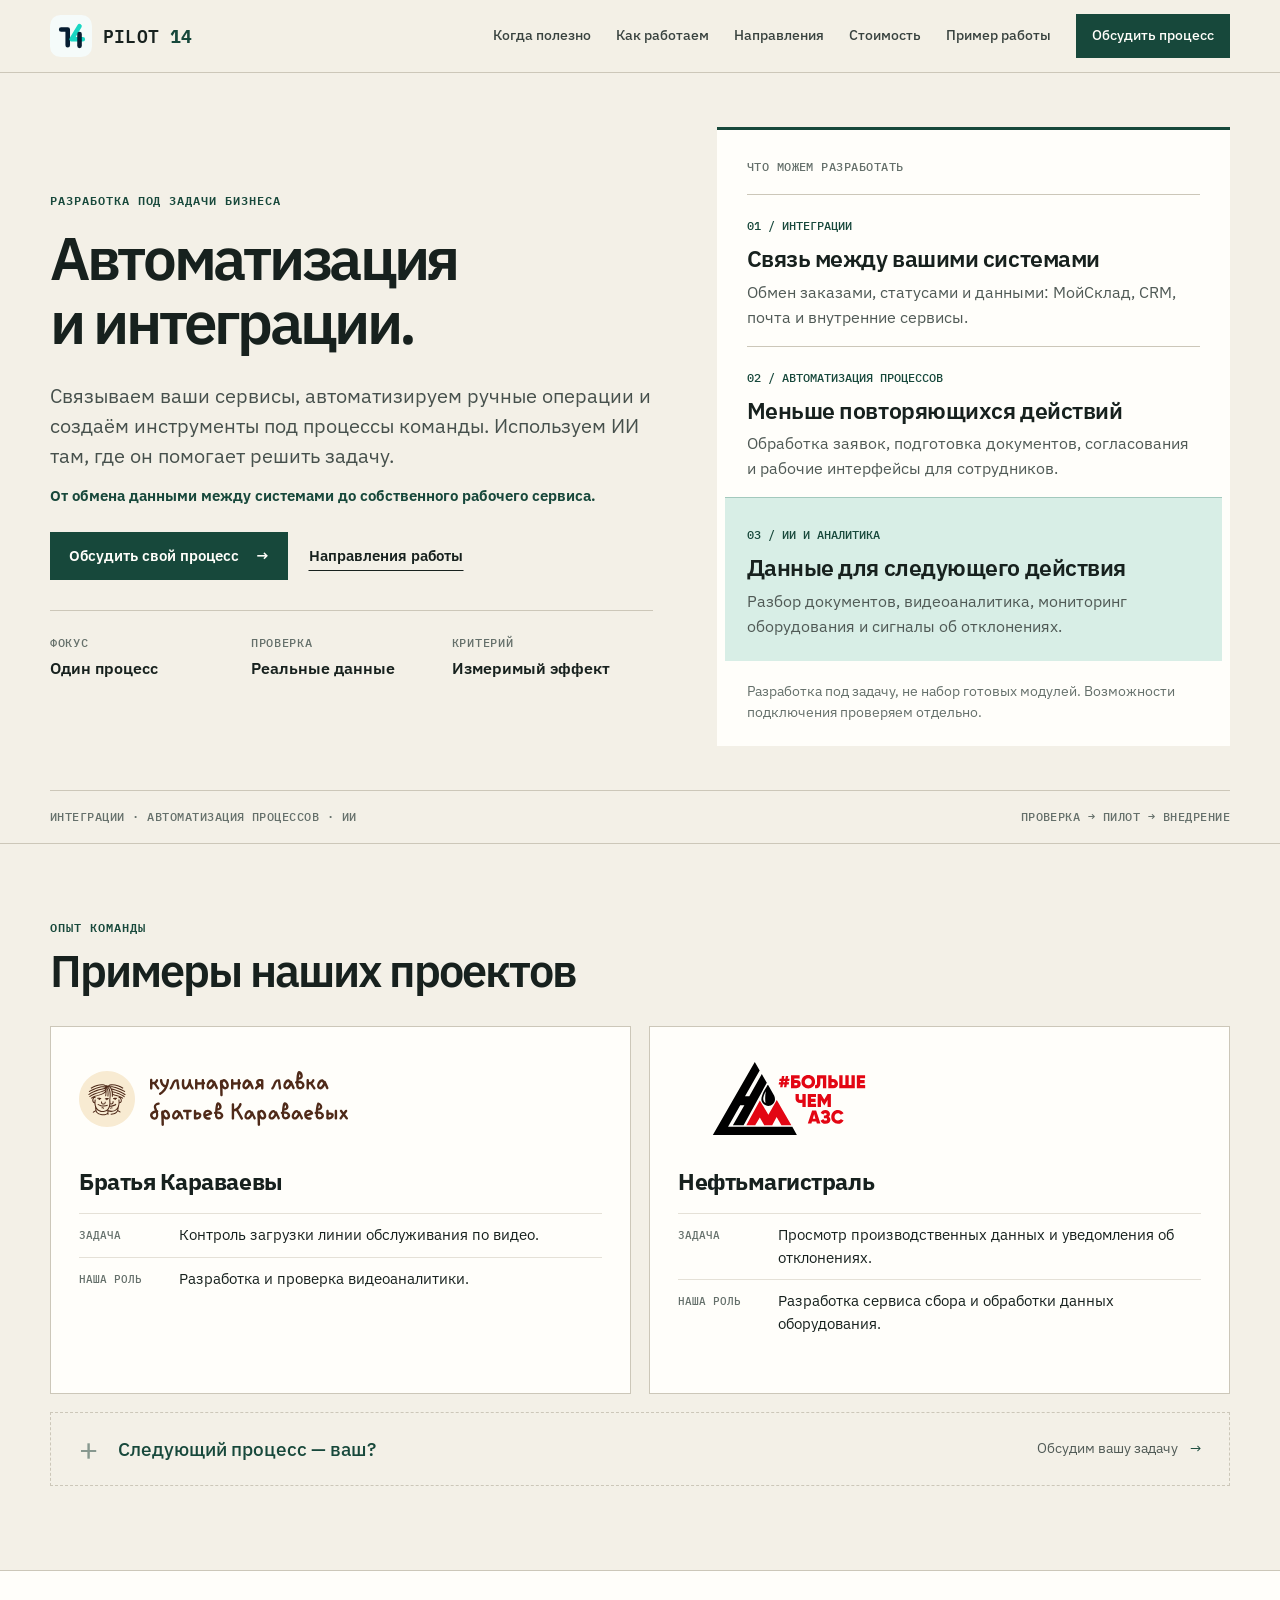
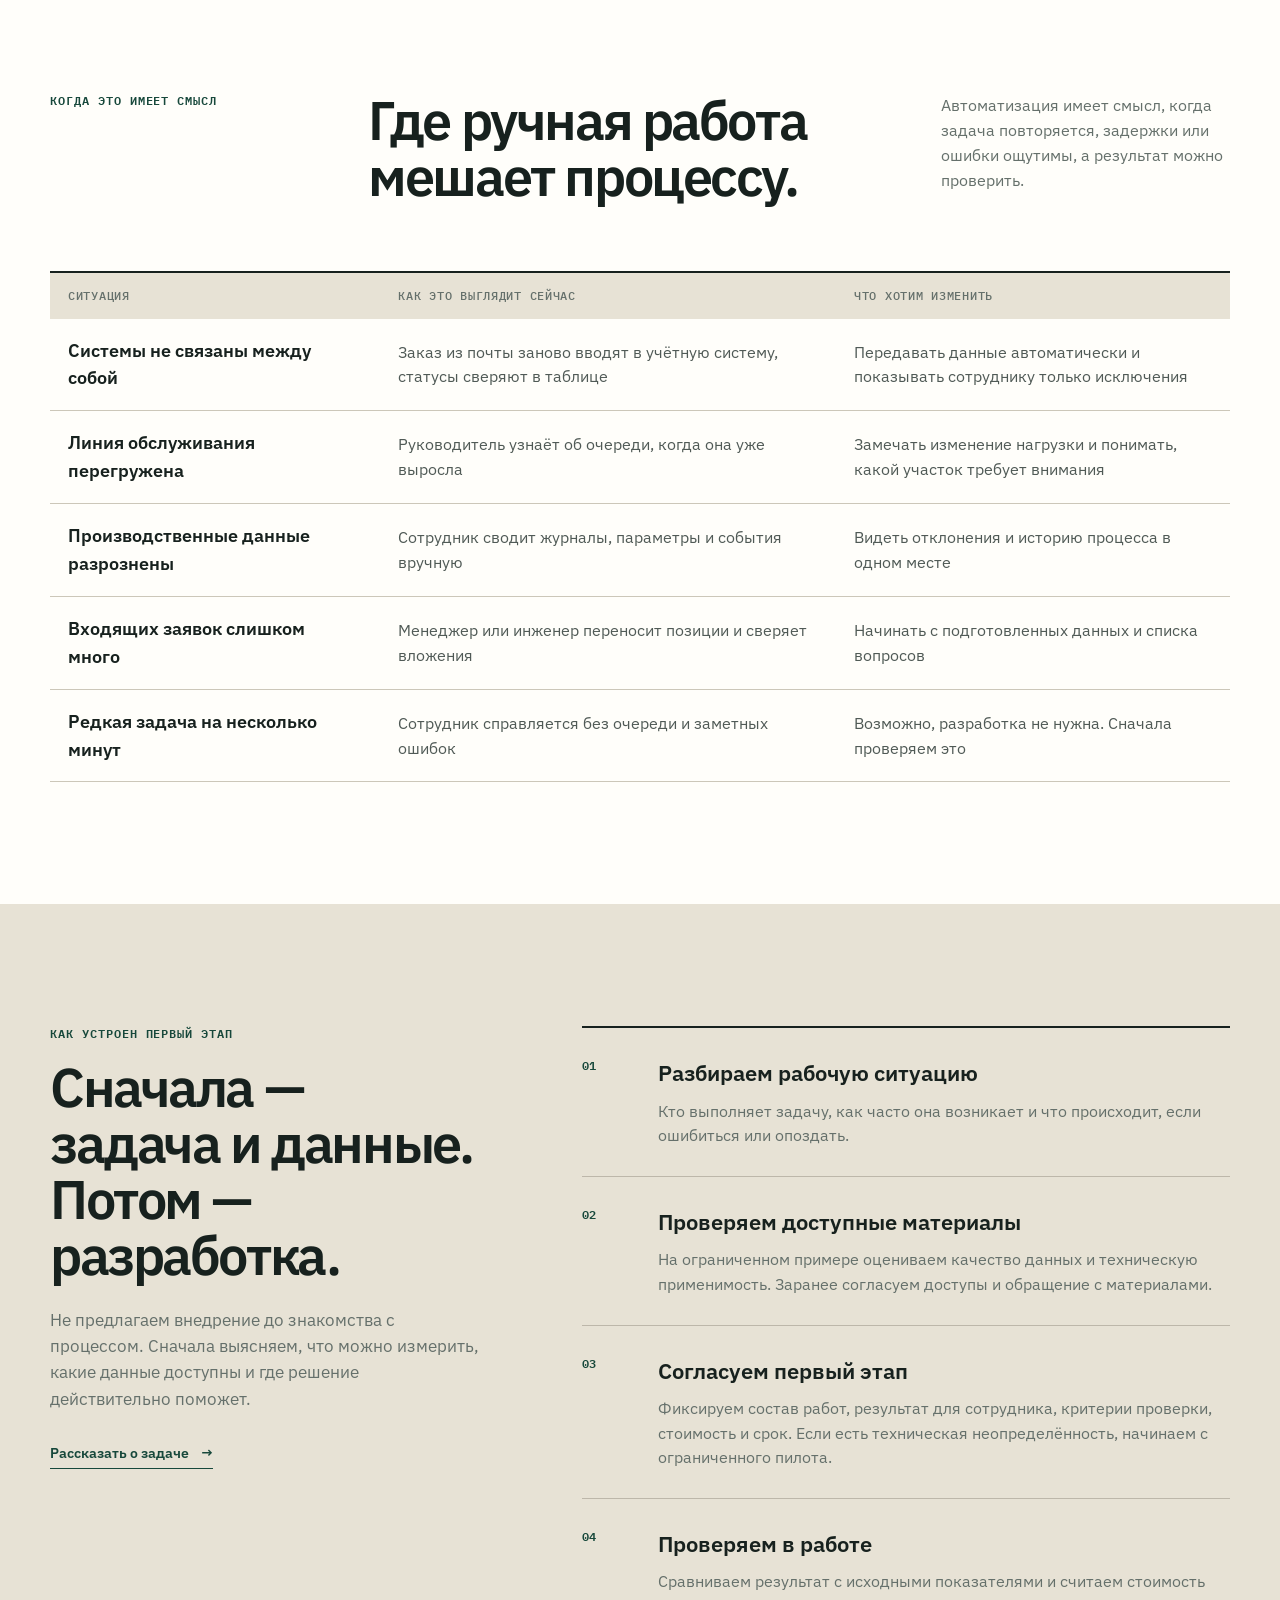
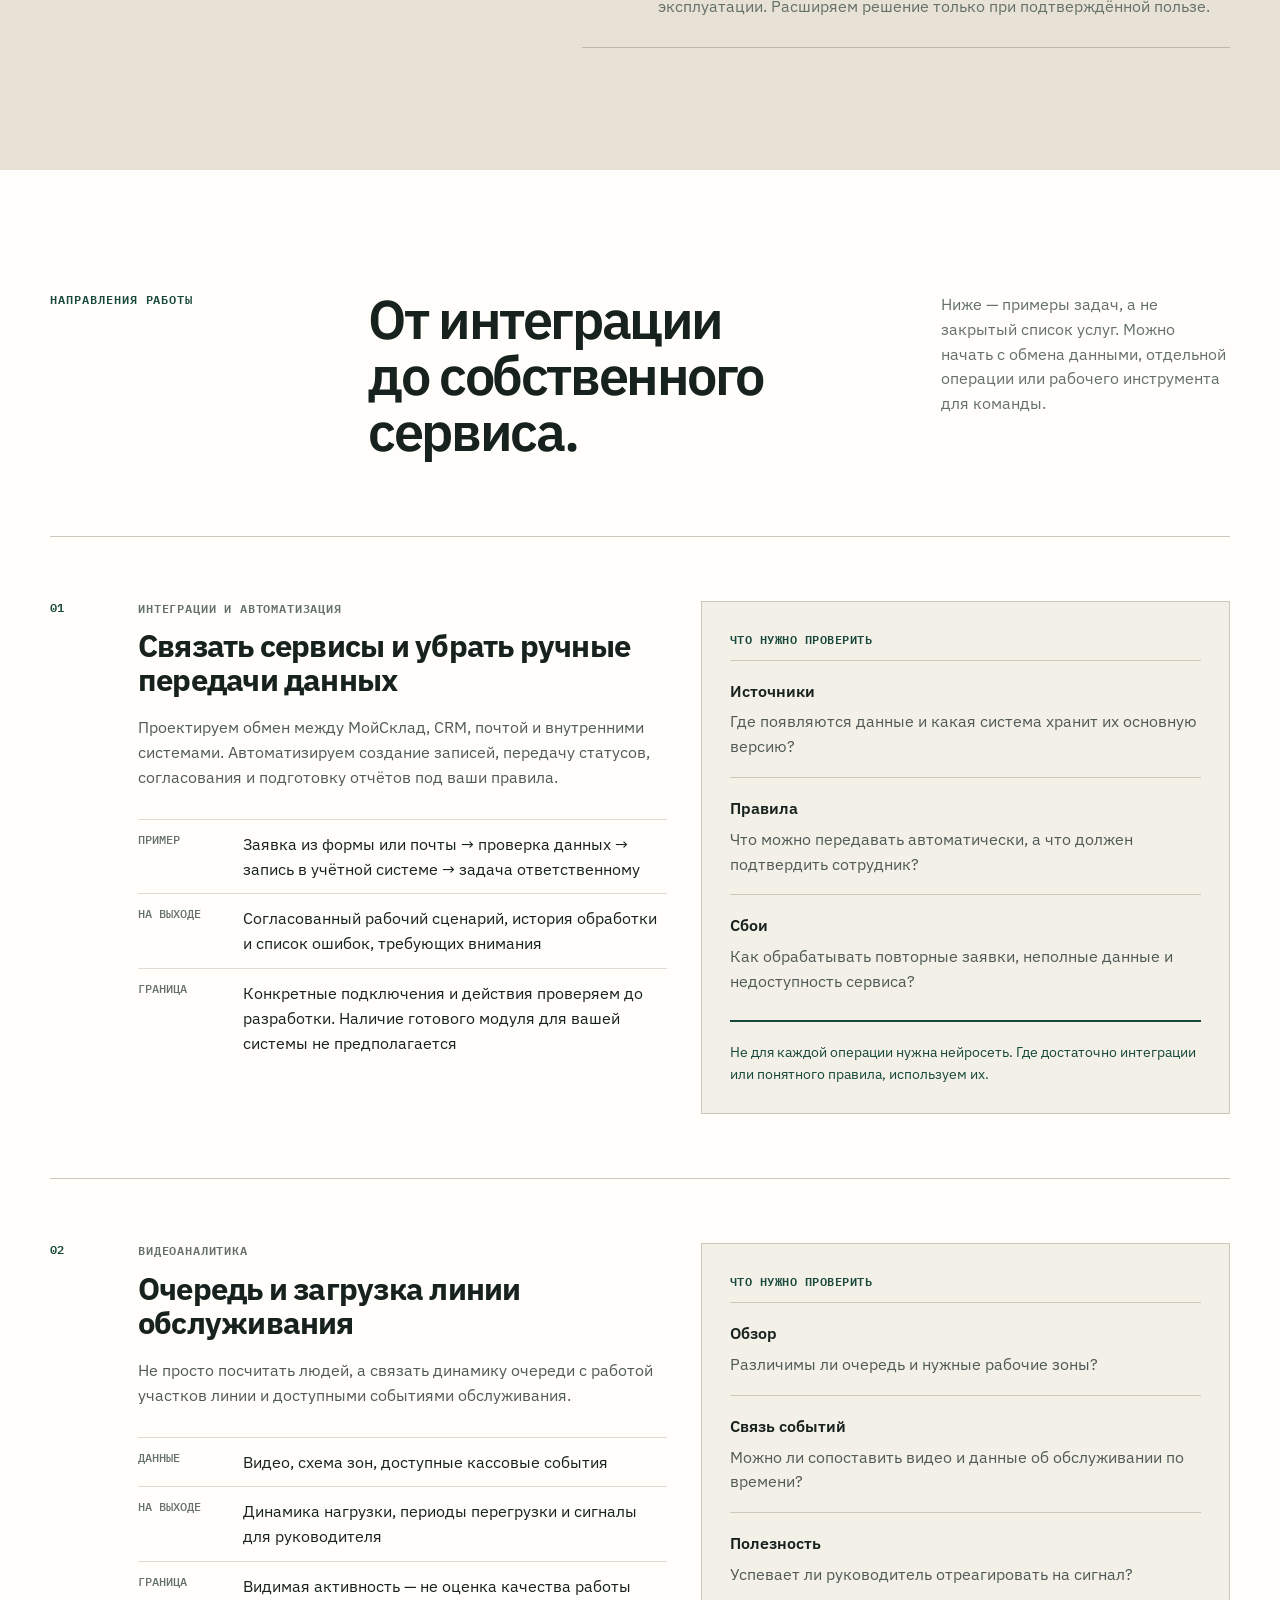
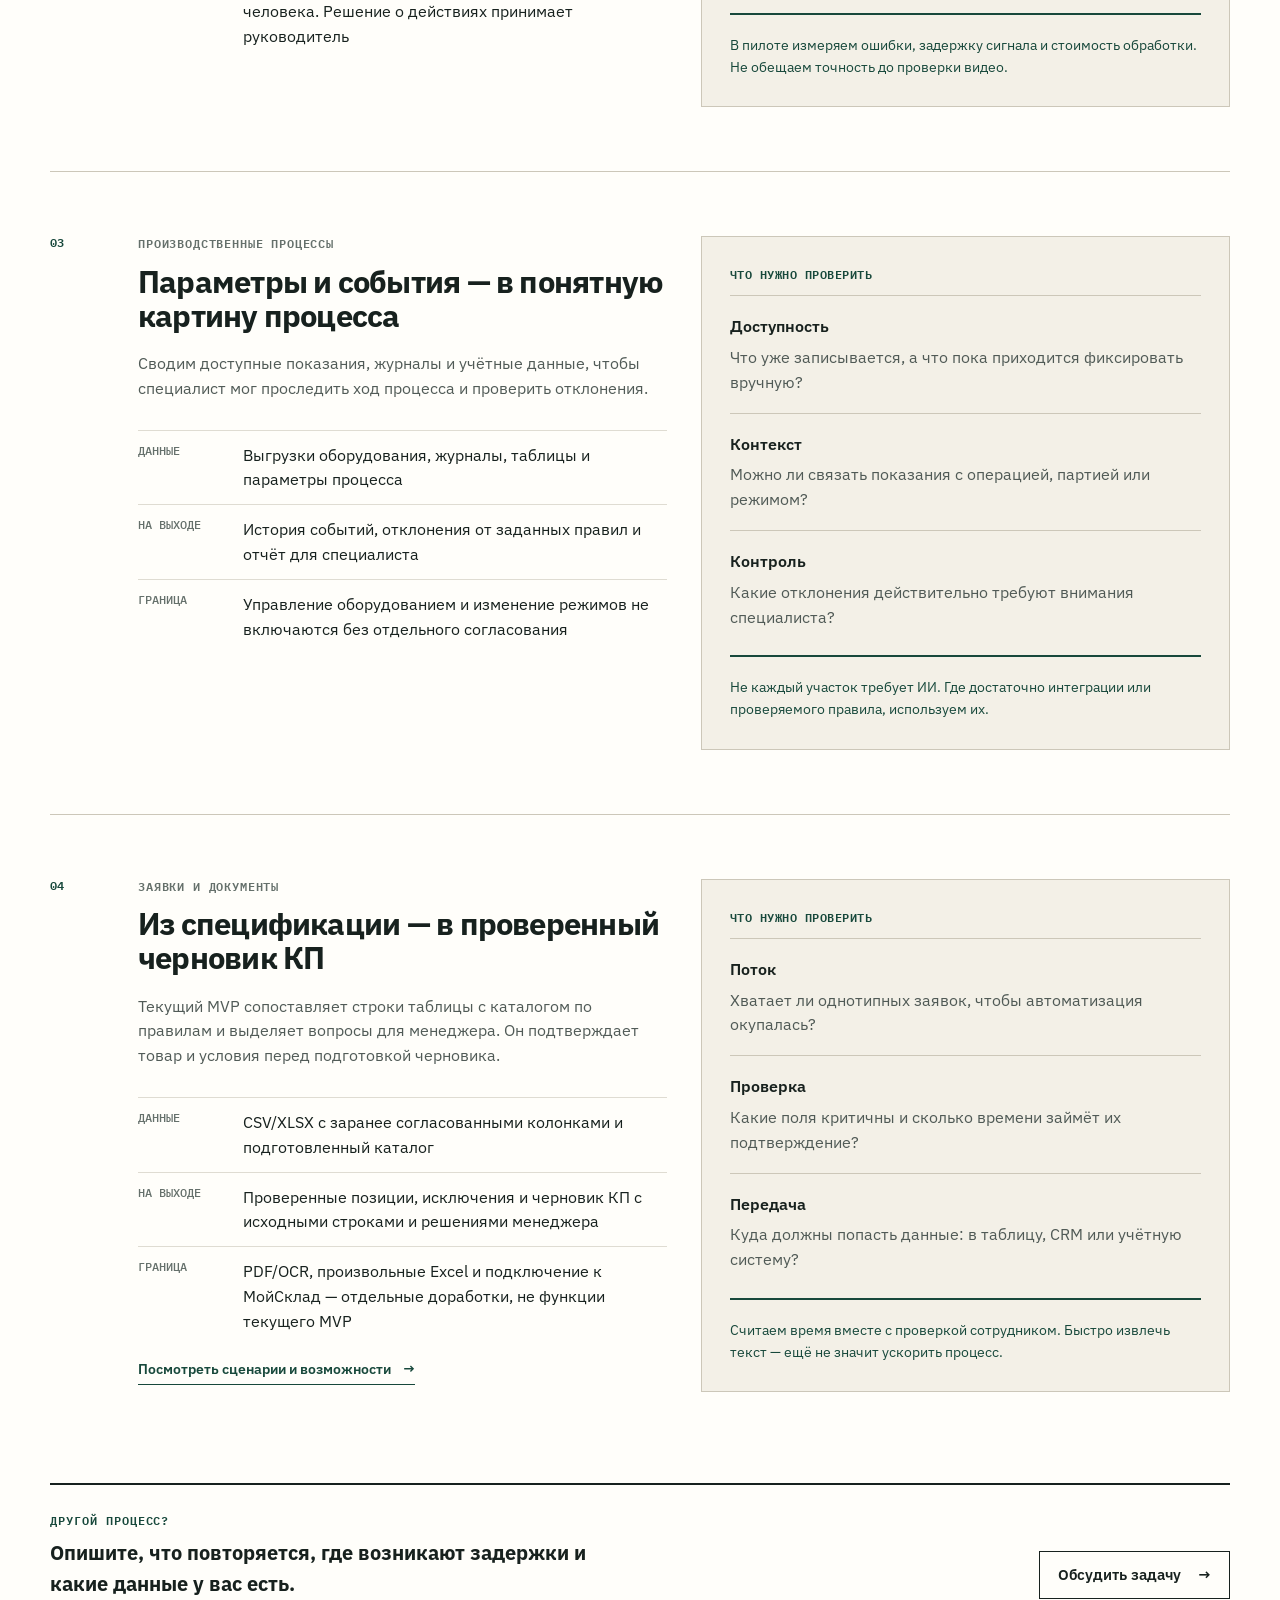
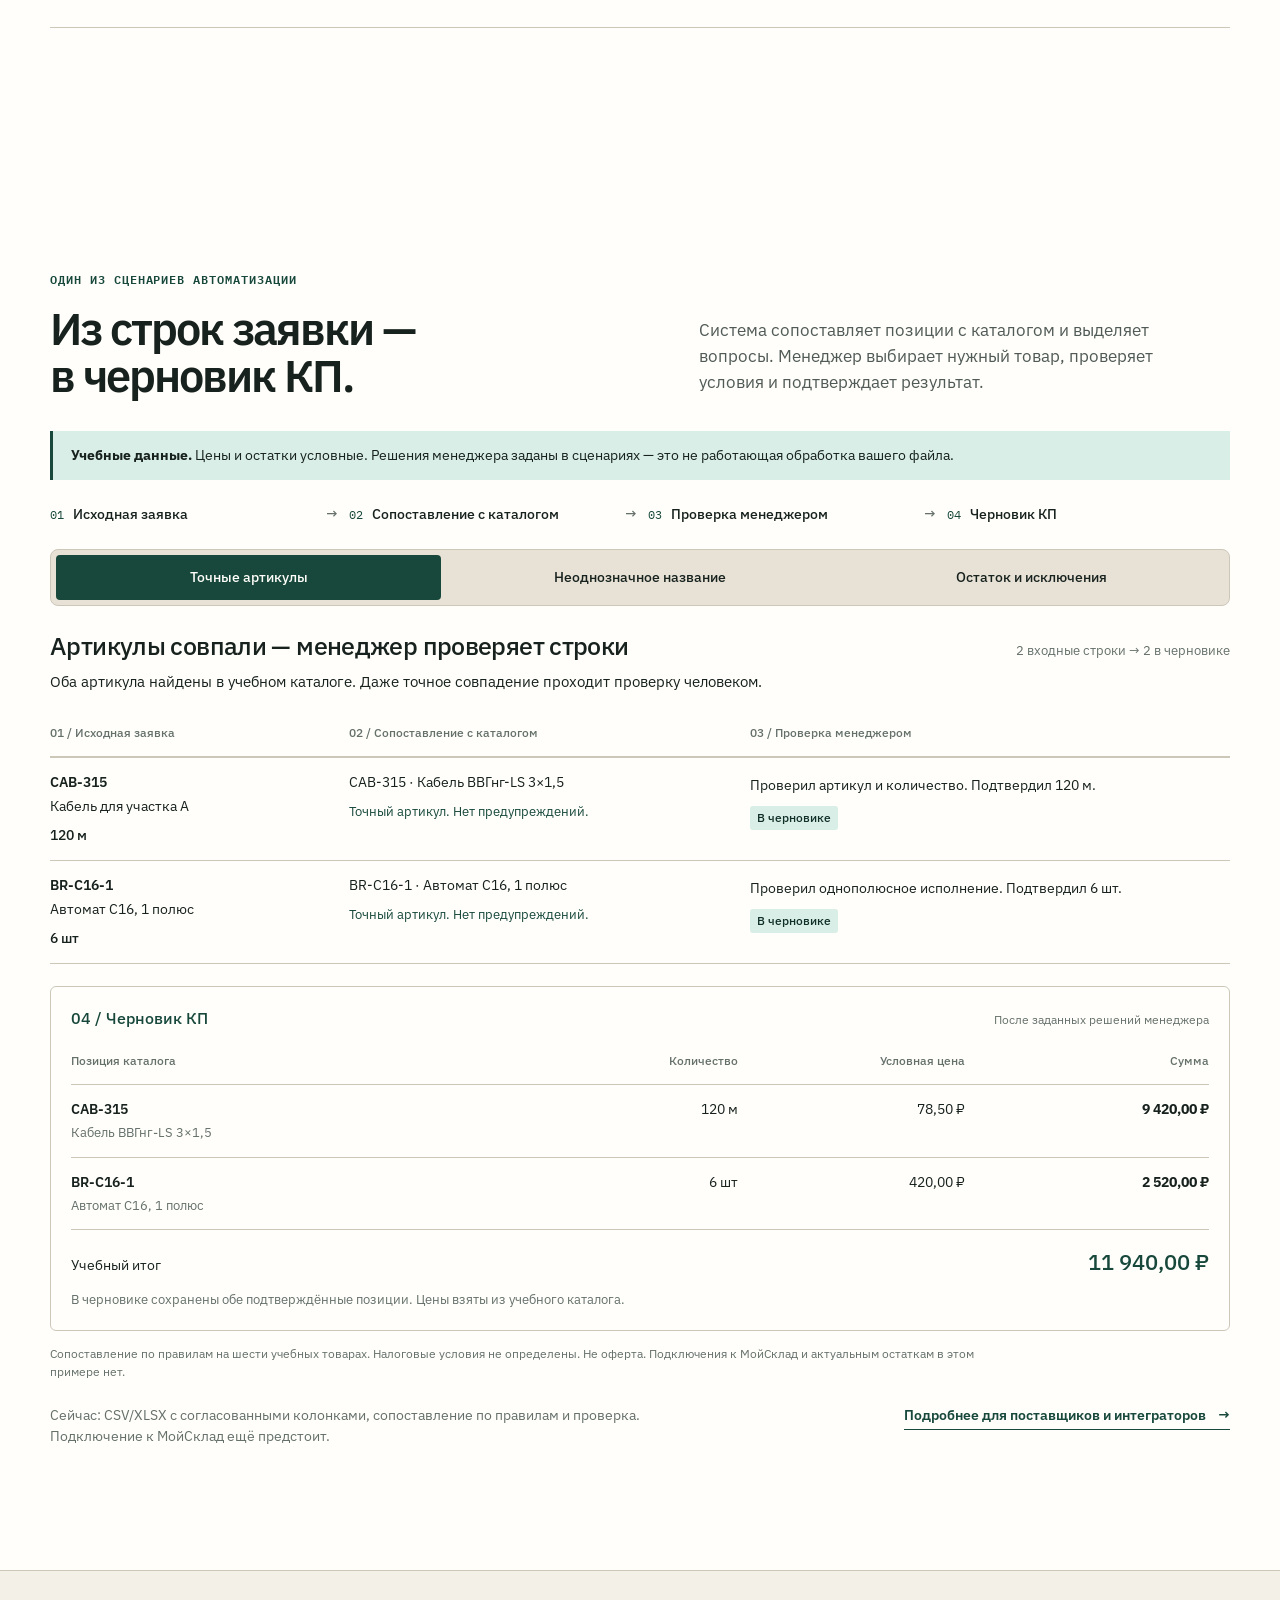
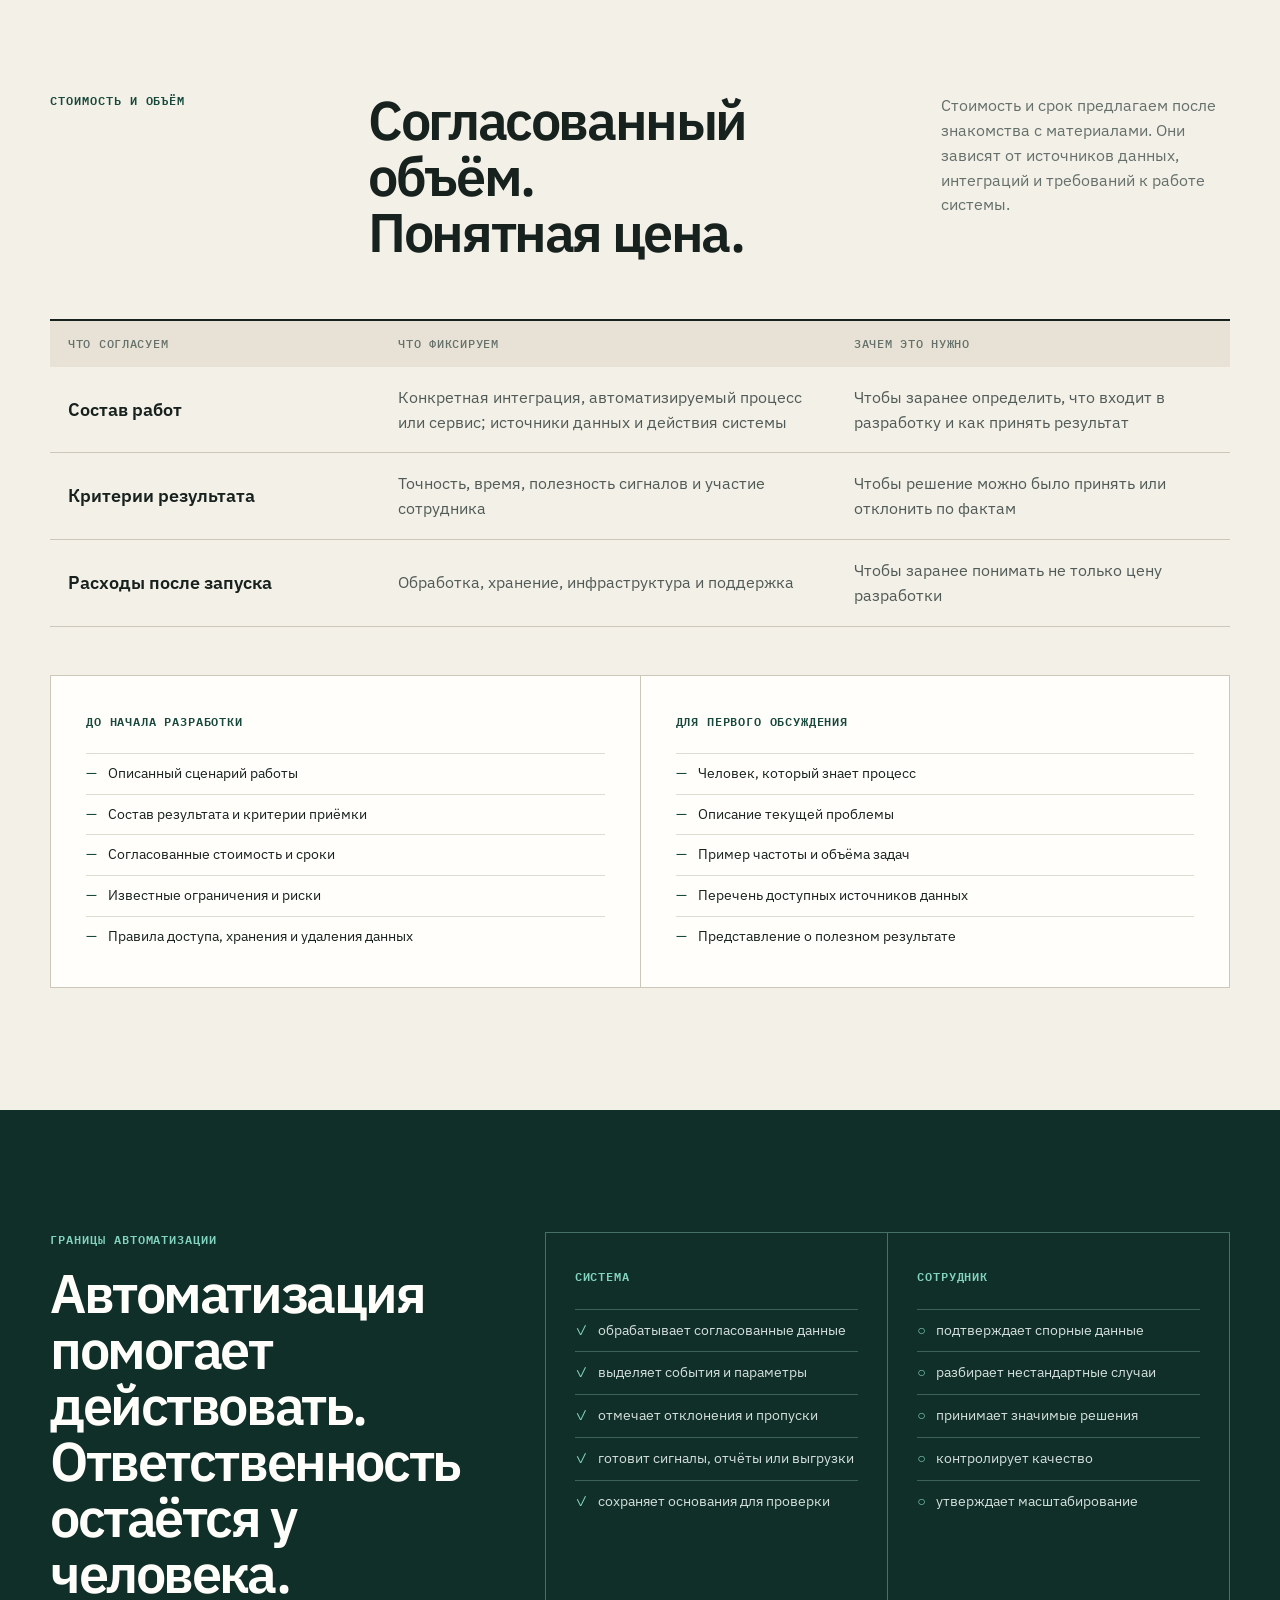
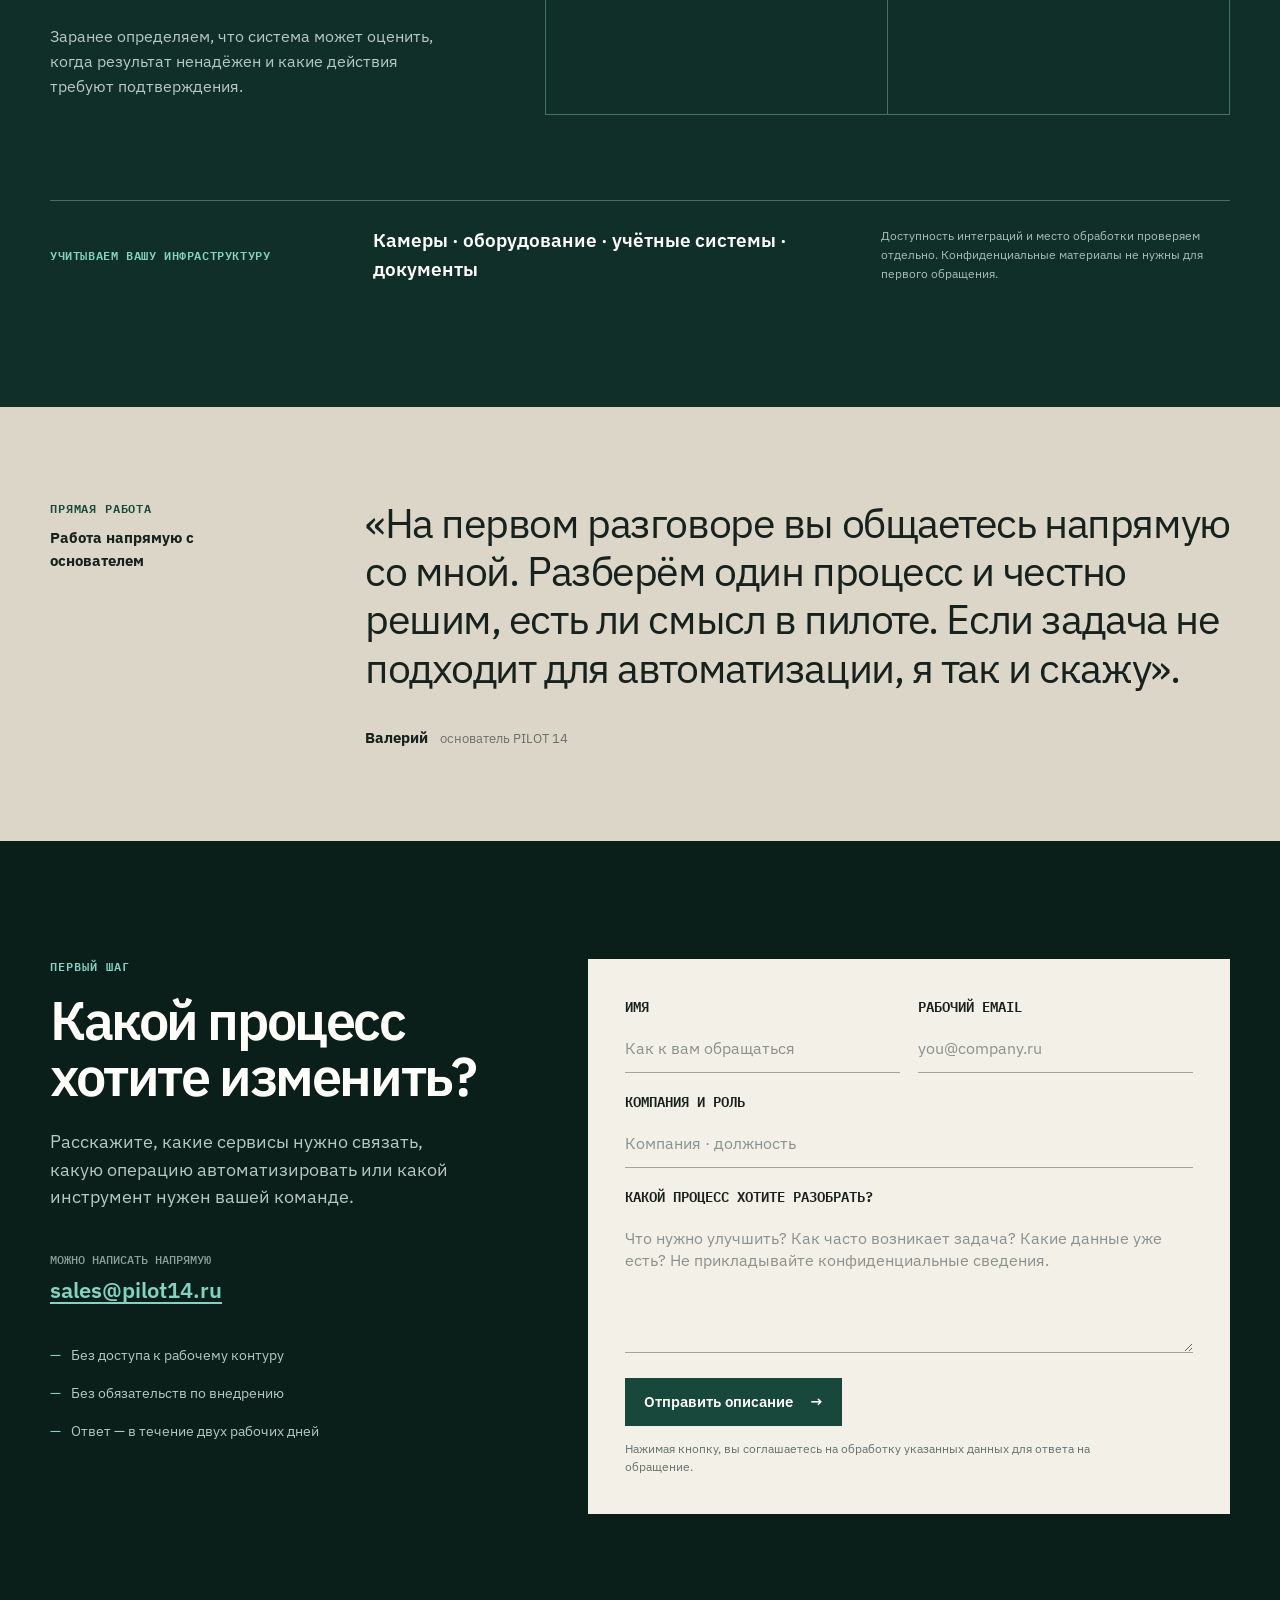
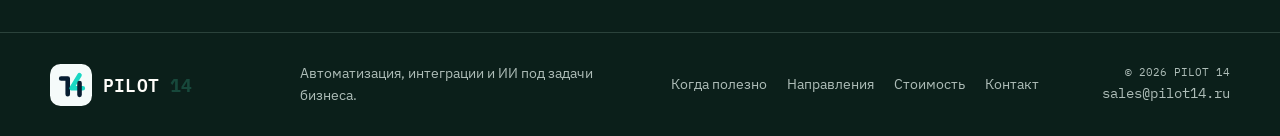
<file: index.html>
<!doctype html>
<html lang="ru">
<head>
  <meta charset="UTF-8">
  <meta name="viewport" content="width=device-width, initial-scale=1.0">
  <meta name="description" content="PILOT 14 — разработка автоматизации и интеграций под процессы бизнеса. Обмен данными между сервисами, обработка заявок, внутренние инструменты, ИИ, видеоаналитика и мониторинг оборудования.">
  <meta name="theme-color" content="#f3f0e7">
  <meta property="og:title" content="PILOT 14 — автоматизация и интеграции для бизнеса">
  <meta property="og:description" content="Связываем сервисы, автоматизируем ручные операции и разрабатываем инструменты под ваш процесс. ИИ, видеоаналитика и производственные данные — часть наших направлений.">
  <meta property="og:type" content="website">
  <meta property="og:url" content="https://pilot14.ru/">
  <meta property="og:site_name" content="PILOT 14">
  <link rel="canonical" href="https://pilot14.ru/">
  <link rel="icon" href="assets/favicon.svg" type="image/svg+xml">
  <link rel="preconnect" href="https://fonts.googleapis.com">
  <link rel="preconnect" href="https://fonts.gstatic.com" crossorigin>
  <link href="https://fonts.googleapis.com/css2?family=IBM+Plex+Mono:wght@400;500;600&amp;family=IBM+Plex+Sans:wght@400;500;600;700&amp;display=swap" rel="stylesheet">
  <link rel="stylesheet" href="styles.css?v=20261026-examples">
  <link rel="stylesheet" href="assets/spec-demo.css?v=20261026">
  <title>PILOT 14 — автоматизация и интеграции для бизнеса</title>
</head>
<body>
  <a class="skip-link" href="#main">К содержанию</a>

  <header class="site-header" id="top">
    <div class="container nav-wrap">
      <a class="brand" href="#top" aria-label="PILOT 14 — на главную">
        <img src="assets/logo-mark.svg" alt="" width="42" height="42">
        <span>PILOT <strong>14</strong></span>
      </a>
      <button class="menu-toggle" type="button" aria-expanded="false" aria-controls="nav">Меню</button>
      <nav class="nav" id="nav" aria-label="Основная навигация">
        <a href="#fit">Когда полезно</a>
        <a href="#process">Как работаем</a>
        <a href="#cases">Направления</a>
        <a href="#pilot">Стоимость</a>
        <a href="#spec-demo">Пример работы</a>
        <a class="nav-cta" href="#contact">Обсудить процесс</a>
      </nav>
    </div>
  </header>

  <main id="main">
    <section class="hero">
      <div class="container hero-grid">
        <div class="hero-copy reveal">
          <p class="section-label">Разработка под задачи бизнеса</p>
          <h1>Автоматизация<br>и интеграции.</h1>
          <p class="hero-lead">Связываем ваши сервисы, автоматизируем ручные операции и создаём инструменты под процессы команды. Используем ИИ там, где он помогает решить задачу.</p>
          <p class="hero-entry">От обмена данными между системами до собственного рабочего сервиса.</p>
          <div class="hero-actions">
            <a class="button primary" href="#contact">Обсудить свой процесс <span>→</span></a>
            <a class="button link-button" href="#cases">Направления работы</a>
          </div>
          <dl class="hero-facts">
            <div><dt>Фокус</dt><dd>Один процесс</dd></div>
            <div><dt>Проверка</dt><dd>Реальные данные</dd></div>
            <div><dt>Критерий</dt><dd>Измеримый эффект</dd></div>
          </dl>
        </div>

        <aside class="process-brief reveal" aria-label="Три направления разработки">
          <p class="brief-label">ЧТО МОЖЕМ РАЗРАБОТАТЬ</p>
          <div class="brief-stage"><span>01 / ИНТЕГРАЦИИ</span><h2>Связь между вашими системами</h2><p>Обмен заказами, статусами и данными: МойСклад, CRM, почта и внутренние сервисы.</p></div>
          <div class="brief-stage"><span>02 / АВТОМАТИЗАЦИЯ ПРОЦЕССОВ</span><h2>Меньше повторяющихся действий</h2><p>Обработка заявок, подготовка документов, согласования и рабочие интерфейсы для сотрудников.</p></div>
          <div class="brief-stage brief-result"><span>03 / ИИ И АНАЛИТИКА</span><h2>Данные для следующего действия</h2><p>Разбор документов, видеоаналитика, мониторинг оборудования и сигналы об отклонениях.</p></div>
          <p class="brief-footnote">Разработка под задачу, не набор готовых модулей. Возможности подключения проверяем отдельно.</p>
        </aside>
      </div>
      <div class="container scope-line">
        <span>Интеграции · автоматизация процессов · ИИ</span>
        <span>Проверка → пилот → внедрение</span>
      </div>
    </section>

    <section class="clients-section" id="clients" aria-labelledby="clients-title">
      <div class="container">
        <div class="clients-heading reveal">
          <p class="section-label">Опыт команды</p>
          <h2 id="clients-title">Примеры наших проектов</h2>
        </div>
        <div class="clients-grid">
          <article class="client-card client-experience reveal">
            <a class="client-logo client-logo-karavaevi" href="https://www.karavaevi.ru/" target="_blank" rel="noopener noreferrer" aria-label="Братья Караваевы — официальный сайт, откроется в новой вкладке">
              <img class="client-mark" src="assets/clients/karavaevi-mark.svg" alt="" width="64" height="64" loading="lazy" decoding="async">
              <img class="client-wordmark" src="assets/clients/karavaevi-wordmark.svg" alt="" width="198" height="56" loading="lazy" decoding="async">
            </a>
            <h3>Братья Караваевы</h3>
            <dl class="experience-details">
              <div><dt>Задача</dt><dd>Контроль загрузки линии обслуживания по видео.</dd></div>
              <div><dt>Наша роль</dt><dd>Разработка и проверка видеоаналитики.</dd></div>
            </dl>
          </article>
          <article class="client-card client-experience reveal">
            <a class="client-logo" href="https://neftm.ru/" target="_blank" rel="noopener noreferrer" aria-label="Нефтьмагистраль — официальный сайт, откроется в новой вкладке">
              <img class="client-logo-neftm" src="assets/clients/neftmagistral.svg" alt="" width="222" height="73" loading="lazy" decoding="async">
            </a>
            <h3>Нефтьмагистраль</h3>
            <dl class="experience-details">
              <div><dt>Задача</dt><dd>Просмотр производственных данных и уведомления об отклонениях.</dd></div>
              <div><dt>Наша роль</dt><dd>Разработка сервиса сбора и обработки данных оборудования.</dd></div>
            </dl>
          </article>
          <a class="client-card client-card-next reveal" href="#contact">
            <div class="next-client-content"><span class="next-client-plus" aria-hidden="true">+</span><span>Следующий процесс — ваш?</span></div>
            <div class="client-caption"><span>Обсудим вашу задачу</span><span aria-hidden="true">→</span></div>
          </a>
        </div>
      </div>
    </section>

    <section class="section fit-section" id="fit">
      <div class="container">
        <div class="heading-row reveal">
          <p class="section-label">Когда это имеет смысл</p>
          <h2>Где ручная работа<br>мешает процессу.</h2>
          <p>Автоматизация имеет смысл, когда задача повторяется, задержки или ошибки ощутимы, а результат можно проверить.</p>
        </div>

          <div class="process-ledger reveal">
            <div class="ledger-head"><span>Ситуация</span><span>Как это выглядит сейчас</span><span>Что хотим изменить</span></div>
            <div class="ledger-row">
              <strong>Системы не связаны между собой</strong>
              <span>Заказ из почты заново вводят в учётную систему, статусы сверяют в таблице</span>
              <span>Передавать данные автоматически и показывать сотруднику только исключения</span>
            </div>
            <div class="ledger-row">
              <strong>Линия обслуживания перегружена</strong>
              <span>Руководитель узнаёт об очереди, когда она уже выросла</span>
              <span>Замечать изменение нагрузки и понимать, какой участок требует внимания</span>
            </div>
            <div class="ledger-row">
              <strong>Производственные данные разрознены</strong>
              <span>Сотрудник сводит журналы, параметры и события вручную</span>
              <span>Видеть отклонения и историю процесса в одном месте</span>
            </div>
            <div class="ledger-row">
              <strong>Входящих заявок слишком много</strong>
              <span>Менеджер или инженер переносит позиции и сверяет вложения</span>
              <span>Начинать с подготовленных данных и списка вопросов</span>
            </div>
            <div class="ledger-row">
              <strong>Редкая задача на несколько минут</strong>
              <span>Сотрудник справляется без очереди и заметных ошибок</span>
              <span>Возможно, разработка не нужна. Сначала проверяем это</span>
            </div>
          </div>
      </div>
    </section>

    <section class="section method-section" id="process">
      <div class="container method-grid">
        <div class="method-intro reveal">
          <p class="section-label">Как устроен первый этап</p>
          <h2>Сначала — задача и данные.<br>Потом — разработка.</h2>
          <p>Не предлагаем внедрение до знакомства с процессом. Сначала выясняем, что можно измерить, какие данные доступны и где решение действительно поможет.</p>
          <a class="text-link" href="#contact">Рассказать о задаче <span>→</span></a>
        </div>

        <ol class="method-steps">
          <li class="reveal"><span>01</span><div><h3>Разбираем рабочую ситуацию</h3><p>Кто выполняет задачу, как часто она возникает и что происходит, если ошибиться или опоздать.</p></div></li>
          <li class="reveal"><span>02</span><div><h3>Проверяем доступные материалы</h3><p>На ограниченном примере оцениваем качество данных и техническую применимость. Заранее согласуем доступы и обращение с материалами.</p></div></li>
          <li class="reveal"><span>03</span><div><h3>Согласуем первый этап</h3><p>Фиксируем состав работ, результат для сотрудника, критерии проверки, стоимость и срок. Если есть техническая неопределённость, начинаем с ограниченного пилота.</p></div></li>
          <li class="reveal"><span>04</span><div><h3>Проверяем в работе</h3><p>Сравниваем результат с исходными показателями и считаем стоимость эксплуатации. Расширяем решение только при подтверждённой пользе.</p></div></li>
        </ol>
      </div>
    </section>

    <section class="section cases-section" id="cases">
      <div class="container">
        <div class="heading-row cases-heading reveal">
          <p class="section-label">Направления работы</p>
          <h2>От интеграции<br>до собственного сервиса.</h2>
          <p>Ниже — примеры задач, а не закрытый список услуг. Можно начать с обмена данными, отдельной операции или рабочего инструмента для команды.</p>
        </div>

        <article class="case-study reveal">
          <div class="case-index">01</div>
          <div class="case-copy">
            <p class="case-kicker">ИНТЕГРАЦИИ И АВТОМАТИЗАЦИЯ</p>
            <h3>Связать сервисы и убрать ручные передачи данных</h3>
            <p class="case-lead">Проектируем обмен между МойСклад, CRM, почтой и внутренними системами. Автоматизируем создание записей, передачу статусов, согласования и подготовку отчётов под ваши правила.</p>
            <dl class="case-details">
              <div><dt>Пример</dt><dd>Заявка из формы или почты → проверка данных → запись в учётной системе → задача ответственному</dd></div>
              <div><dt>На выходе</dt><dd>Согласованный рабочий сценарий, история обработки и список ошибок, требующих внимания</dd></div>
              <div><dt>Граница</dt><dd>Конкретные подключения и действия проверяем до разработки. Наличие готового модуля для вашей системы не предполагается</dd></div>
            </dl>
          </div>
          <div class="scenario-sheet">
            <p class="scenario-label">ЧТО НУЖНО ПРОВЕРИТЬ</p>
            <dl><div><dt>Источники</dt><dd>Где появляются данные и какая система хранит их основную версию?</dd></div><div><dt>Правила</dt><dd>Что можно передавать автоматически, а что должен подтвердить сотрудник?</dd></div><div><dt>Сбои</dt><dd>Как обрабатывать повторные заявки, неполные данные и недоступность сервиса?</dd></div></dl>
            <p class="scenario-note">Не для каждой операции нужна нейросеть. Где достаточно интеграции или понятного правила, используем их.</p>
          </div>
        </article>

        <article class="case-study reveal">
          <div class="case-index">02</div>
          <div class="case-copy">
            <p class="case-kicker">ВИДЕОАНАЛИТИКА</p>
            <h3>Очередь и загрузка линии обслуживания</h3>
            <p class="case-lead">Не просто посчитать людей, а связать динамику очереди с работой участков линии и доступными событиями обслуживания.</p>
            <dl class="case-details">
              <div><dt>Данные</dt><dd>Видео, схема зон, доступные кассовые события</dd></div>
              <div><dt>На выходе</dt><dd>Динамика нагрузки, периоды перегрузки и сигналы для руководителя</dd></div>
              <div><dt>Граница</dt><dd>Видимая активность — не оценка качества работы человека. Решение о действиях принимает руководитель</dd></div>
            </dl>
          </div>
          <div class="scenario-sheet">
            <p class="scenario-label">ЧТО НУЖНО ПРОВЕРИТЬ</p>
            <dl><div><dt>Обзор</dt><dd>Различимы ли очередь и нужные рабочие зоны?</dd></div><div><dt>Связь событий</dt><dd>Можно ли сопоставить видео и данные об обслуживании по времени?</dd></div><div><dt>Полезность</dt><dd>Успевает ли руководитель отреагировать на сигнал?</dd></div></dl>
            <p class="scenario-note">В пилоте измеряем ошибки, задержку сигнала и стоимость обработки. Не обещаем точность до проверки видео.</p>
          </div>
        </article>

        <article class="case-study reveal">
          <div class="case-index">03</div>
          <div class="case-copy">
            <p class="case-kicker">ПРОИЗВОДСТВЕННЫЕ ПРОЦЕССЫ</p>
            <h3>Параметры и события — в понятную картину процесса</h3>
            <p class="case-lead">Сводим доступные показания, журналы и учётные данные, чтобы специалист мог проследить ход процесса и проверить отклонения.</p>
            <dl class="case-details">
              <div><dt>Данные</dt><dd>Выгрузки оборудования, журналы, таблицы и параметры процесса</dd></div>
              <div><dt>На выходе</dt><dd>История событий, отклонения от заданных правил и отчёт для специалиста</dd></div>
              <div><dt>Граница</dt><dd>Управление оборудованием и изменение режимов не включаются без отдельного согласования</dd></div>
            </dl>
          </div>
          <div class="scenario-sheet">
            <p class="scenario-label">ЧТО НУЖНО ПРОВЕРИТЬ</p>
            <dl><div><dt>Доступность</dt><dd>Что уже записывается, а что пока приходится фиксировать вручную?</dd></div><div><dt>Контекст</dt><dd>Можно ли связать показания с операцией, партией или режимом?</dd></div><div><dt>Контроль</dt><dd>Какие отклонения действительно требуют внимания специалиста?</dd></div></dl>
            <p class="scenario-note">Не каждый участок требует ИИ. Где достаточно интеграции или проверяемого правила, используем их.</p>
          </div>
        </article>

        <article class="case-study reveal">
          <div class="case-index">04</div>
          <div class="case-copy">
            <p class="case-kicker">ЗАЯВКИ И ДОКУМЕНТЫ</p>
            <h3>Из спецификации — в проверенный черновик КП</h3>
            <p class="case-lead">Текущий MVP сопоставляет строки таблицы с каталогом по правилам и выделяет вопросы для менеджера. Он подтверждает товар и условия перед подготовкой черновика.</p>
            <dl class="case-details">
              <div><dt>Данные</dt><dd>CSV/XLSX с заранее согласованными колонками и подготовленный каталог</dd></div>
              <div><dt>На выходе</dt><dd>Проверенные позиции, исключения и черновик КП с исходными строками и решениями менеджера</dd></div>
              <div><dt>Граница</dt><dd>PDF/OCR, произвольные Excel и подключение к МойСклад — отдельные доработки, не функции текущего MVP</dd></div>
            </dl>
            <a class="text-link" href="/specifications/">Посмотреть сценарии и возможности <span>→</span></a>
          </div>
          <div class="scenario-sheet">
            <p class="scenario-label">ЧТО НУЖНО ПРОВЕРИТЬ</p>
            <dl><div><dt>Поток</dt><dd>Хватает ли однотипных заявок, чтобы автоматизация окупалась?</dd></div><div><dt>Проверка</dt><dd>Какие поля критичны и сколько времени займёт их подтверждение?</dd></div><div><dt>Передача</dt><dd>Куда должны попасть данные: в таблицу, CRM или учётную систему?</dd></div></dl>
            <p class="scenario-note">Считаем время вместе с проверкой сотрудником. Быстро извлечь текст — ещё не значит ускорить процесс.</p>
          </div>
        </article>

        <div class="materials-row reveal">
          <div><span class="section-label">Другой процесс?</span><strong>Опишите, что повторяется, где возникают задержки и какие данные у вас есть.</strong></div>
          <a class="button secondary" href="#contact">Обсудить задачу <span>→</span></a>
        </div>
      </div>
    </section>

    <section class="section specification-section" id="spec-demo" aria-labelledby="spec-demo-title">
      <div class="container">
        <div class="demo-heading">
          <div><p class="section-label">Один из сценариев автоматизации</p><h2 id="spec-demo-title">Из строк заявки —<br>в черновик КП.</h2></div>
          <p>Система сопоставляет позиции с каталогом и выделяет вопросы. Менеджер выбирает нужный товар, проверяет условия и подтверждает результат.</p>
        </div>
        <div data-spec-demo></div>
        <noscript><p>Для переключения трёх учебных сценариев включите JavaScript. MVP сопоставляет согласованные CSV/XLSX с каталогом; спорные строки проверяет менеджер.</p></noscript>
        <div class="demo-followup"><p>Сейчас: CSV/XLSX с согласованными колонками, сопоставление по правилам и проверка. Подключение к МойСклад ещё предстоит.</p><a class="text-link" href="/specifications/">Подробнее для поставщиков и интеграторов <span>→</span></a></div>
      </div>
    </section>

    <section class="section pilot-section" id="pilot">
      <div class="container">
        <div class="pilot-heading reveal">
          <p class="section-label">Стоимость и объём</p>
          <h2>Согласованный объём.<br>Понятная цена.</h2>
          <p>Стоимость и срок предлагаем после знакомства с материалами. Они зависят от источников данных, интеграций и требований к работе системы.</p>
        </div>

        <div class="process-ledger reveal">
          <div class="ledger-head"><span>Что согласуем</span><span>Что фиксируем</span><span>Зачем это нужно</span></div>
          <div class="ledger-row"><strong>Состав работ</strong><span>Конкретная интеграция, автоматизируемый процесс или сервис; источники данных и действия системы</span><span>Чтобы заранее определить, что входит в разработку и как принять результат</span></div>
          <div class="ledger-row"><strong>Критерии результата</strong><span>Точность, время, полезность сигналов и участие сотрудника</span><span>Чтобы решение можно было принять или отклонить по фактам</span></div>
          <div class="ledger-row"><strong>Расходы после запуска</strong><span>Обработка, хранение, инфраструктура и поддержка</span><span>Чтобы заранее понимать не только цену разработки</span></div>
        </div>

        <div class="pilot-scope reveal">
          <div><span>ДО НАЧАЛА РАЗРАБОТКИ</span><ul><li>Описанный сценарий работы</li><li>Состав результата и критерии приёмки</li><li>Согласованные стоимость и сроки</li><li>Известные ограничения и риски</li><li>Правила доступа, хранения и удаления данных</li></ul></div>
          <div><span>ДЛЯ ПЕРВОГО ОБСУЖДЕНИЯ</span><ul><li>Человек, который знает процесс</li><li>Описание текущей проблемы</li><li>Пример частоты и объёма задач</li><li>Перечень доступных источников данных</li><li>Представление о полезном результате</li></ul></div>
        </div>
      </div>
    </section>

    <section class="section principles-section" id="principles">
      <div class="container principles-grid">
        <div class="principles-heading reveal">
          <p class="section-label">Границы автоматизации</p>
          <h2>Автоматизация помогает действовать. Ответственность остаётся у человека.</h2>
          <p>Заранее определяем, что система может оценить, когда результат ненадёжен и какие действия требуют подтверждения.</p>
        </div>
        <div class="responsibility reveal">
          <div class="responsibility-column">
            <span>СИСТЕМА</span>
            <ul><li>обрабатывает согласованные данные</li><li>выделяет события и параметры</li><li>отмечает отклонения и пропуски</li><li>готовит сигналы, отчёты или выгрузки</li><li>сохраняет основания для проверки</li></ul>
          </div>
          <div class="responsibility-column human">
            <span>СОТРУДНИК</span>
            <ul><li>подтверждает спорные данные</li><li>разбирает нестандартные случаи</li><li>принимает значимые решения</li><li>контролирует качество</li><li>утверждает масштабирование</li></ul>
          </div>
        </div>
        <div class="infrastructure reveal">
          <span>Учитываем вашу инфраструктуру</span>
          <p>Камеры · оборудование · учётные системы · документы</p>
          <small>Доступность интеграций и место обработки проверяем отдельно. Конфиденциальные материалы не нужны для первого обращения.</small>
        </div>
      </div>
    </section>

    <section class="founder-section">
      <div class="container founder-grid reveal">
        <div class="founder-label"><span>ПРЯМАЯ РАБОТА</span><strong>Работа напрямую с основателем</strong></div>
        <blockquote>
          <p>«На первом разговоре вы общаетесь напрямую со мной. Разберём один процесс и честно решим, есть ли смысл в пилоте. Если задача не подходит для автоматизации, я так и скажу».</p>
          <footer><strong>Валерий</strong><span>основатель PILOT 14</span></footer>
        </blockquote>
      </div>
    </section>

    <section class="contact-section" id="contact">
      <div class="container contact-grid">
        <div class="contact-copy reveal">
          <p class="section-label">Первый шаг</p>
          <h2>Какой процесс хотите изменить?</h2>
          <p>Расскажите, какие сервисы нужно связать, какую операцию автоматизировать или какой инструмент нужен вашей команде.</p>
          <div class="contact-direct">
            <span>Можно написать напрямую</span>
            <a href="mailto:sales@pilot14.ru">sales@pilot14.ru</a>
          </div>
          <ul><li>Без доступа к рабочему контуру</li><li>Без обязательств по внедрению</li><li>Ответ — в течение двух рабочих дней</li></ul>
        </div>

        <form class="contact-form reveal" id="contact-form" action="https://formspree.io/f/xykrgzwd" method="POST">
          <div class="field-row">
            <label>Имя<input required name="name" autocomplete="name" placeholder="Как к вам обращаться"></label>
            <label>Рабочий email<input required type="email" name="email" autocomplete="email" placeholder="you@company.ru"></label>
          </div>
          <label>Компания и роль<input name="company" autocomplete="organization" placeholder="Компания · должность"></label>
          <label>Какой процесс хотите разобрать?<textarea required name="process" rows="5" placeholder="Что нужно улучшить? Как часто возникает задача? Какие данные уже есть? Не прикладывайте конфиденциальные сведения."></textarea></label>
          <input class="form-honeypot" type="text" name="_gotcha" tabindex="-1" autocomplete="off" aria-hidden="true">
          <input type="hidden" name="_subject" value="Новая заявка с сайта PILOT 14">
          <button class="button primary submit-button" type="submit">Отправить описание <span>→</span></button>
          <p class="form-note">Нажимая кнопку, вы соглашаетесь на обработку указанных данных для ответа на обращение.</p>
          <p class="form-status" role="status" aria-live="polite" aria-atomic="true"></p>
        </form>
      </div>
    </section>
  </main>

  <footer class="site-footer">
    <div class="container footer-grid">
      <a class="brand footer-brand" href="#top"><img src="assets/logo-mark.svg" alt="" width="42" height="42"><span>PILOT <strong>14</strong></span></a>
      <p>Автоматизация, интеграции и ИИ под задачи бизнеса.</p>
      <nav aria-label="Навигация в подвале"><a href="#fit">Когда полезно</a><a href="#cases">Направления</a><a href="#pilot">Стоимость</a><a href="#contact">Контакт</a></nav>
      <div class="footer-meta"><span>© 2026 PILOT 14</span><a href="mailto:sales@pilot14.ru">sales@pilot14.ru</a></div>
    </div>
  </footer>

  <script src="script.js?v=20260718"></script>
  <script src="assets/spec-demo.js?v=20261026" defer></script>
</body>
</html>
</file>
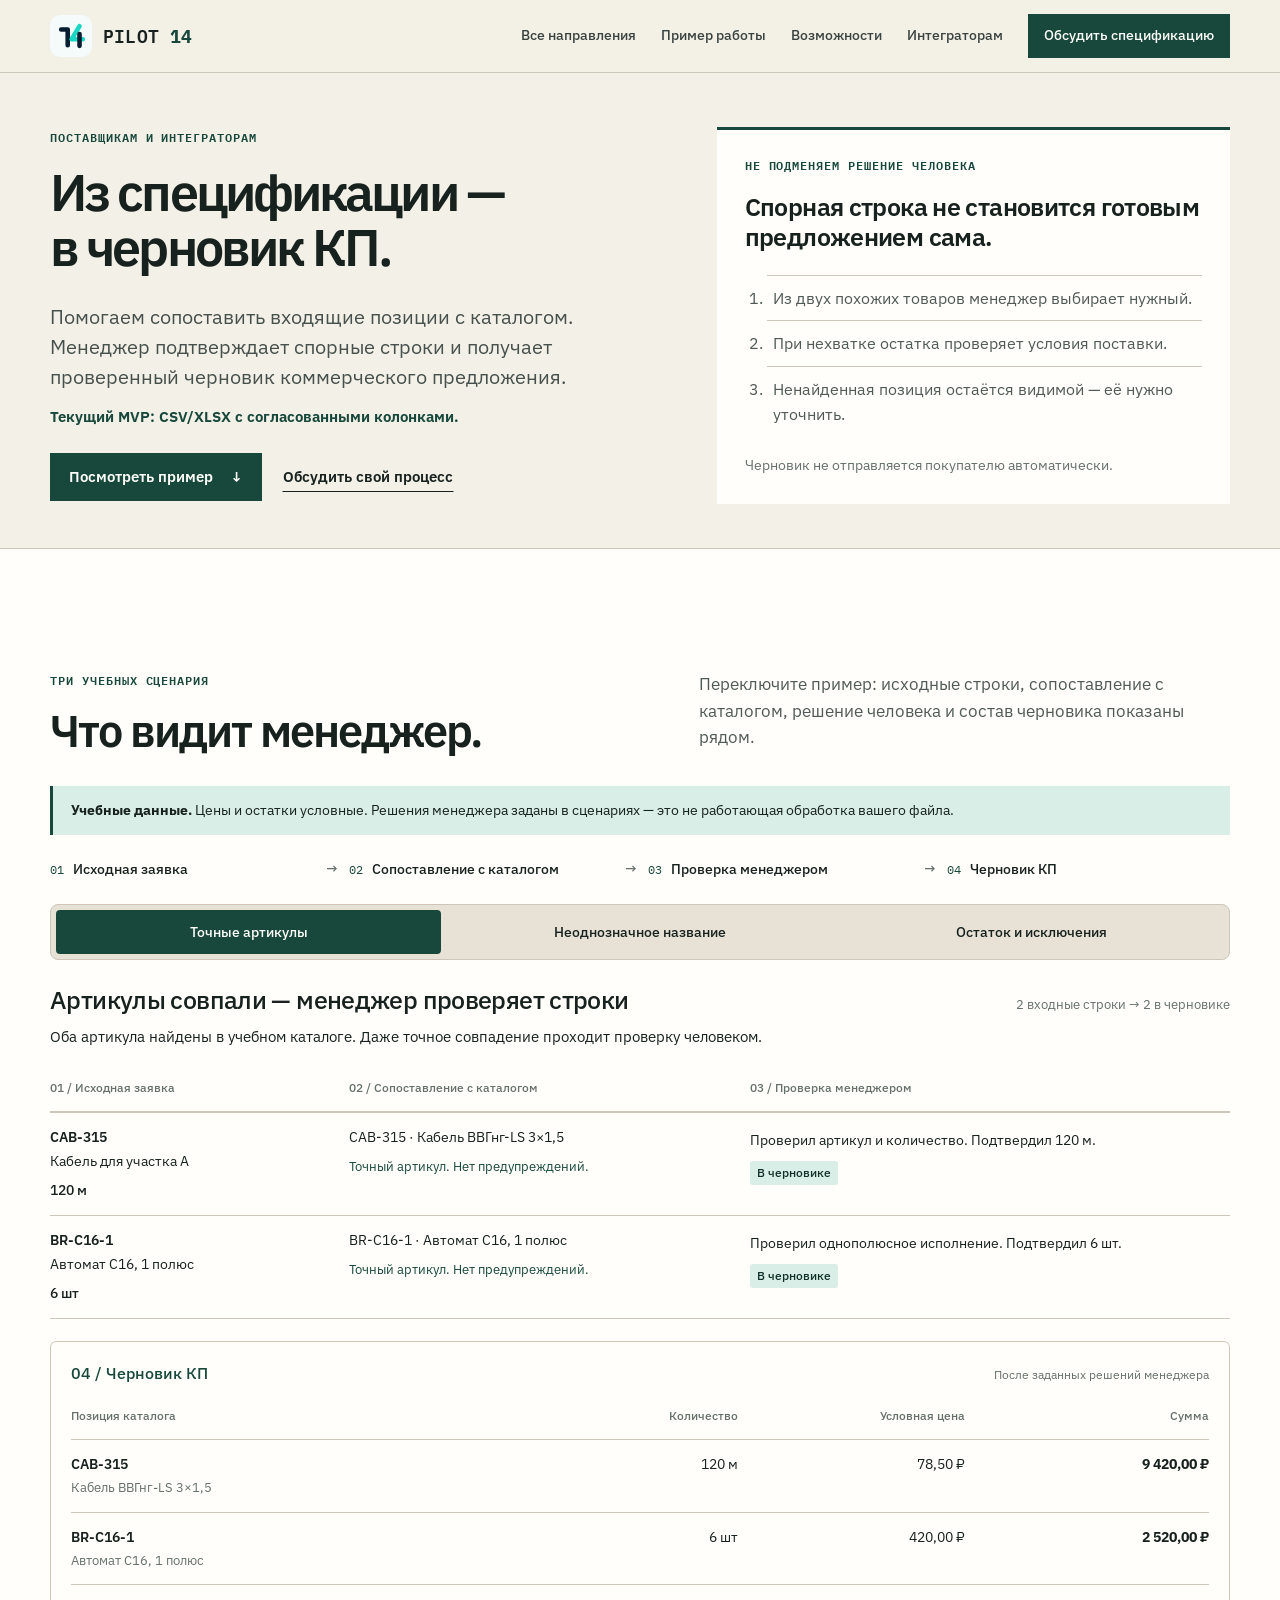
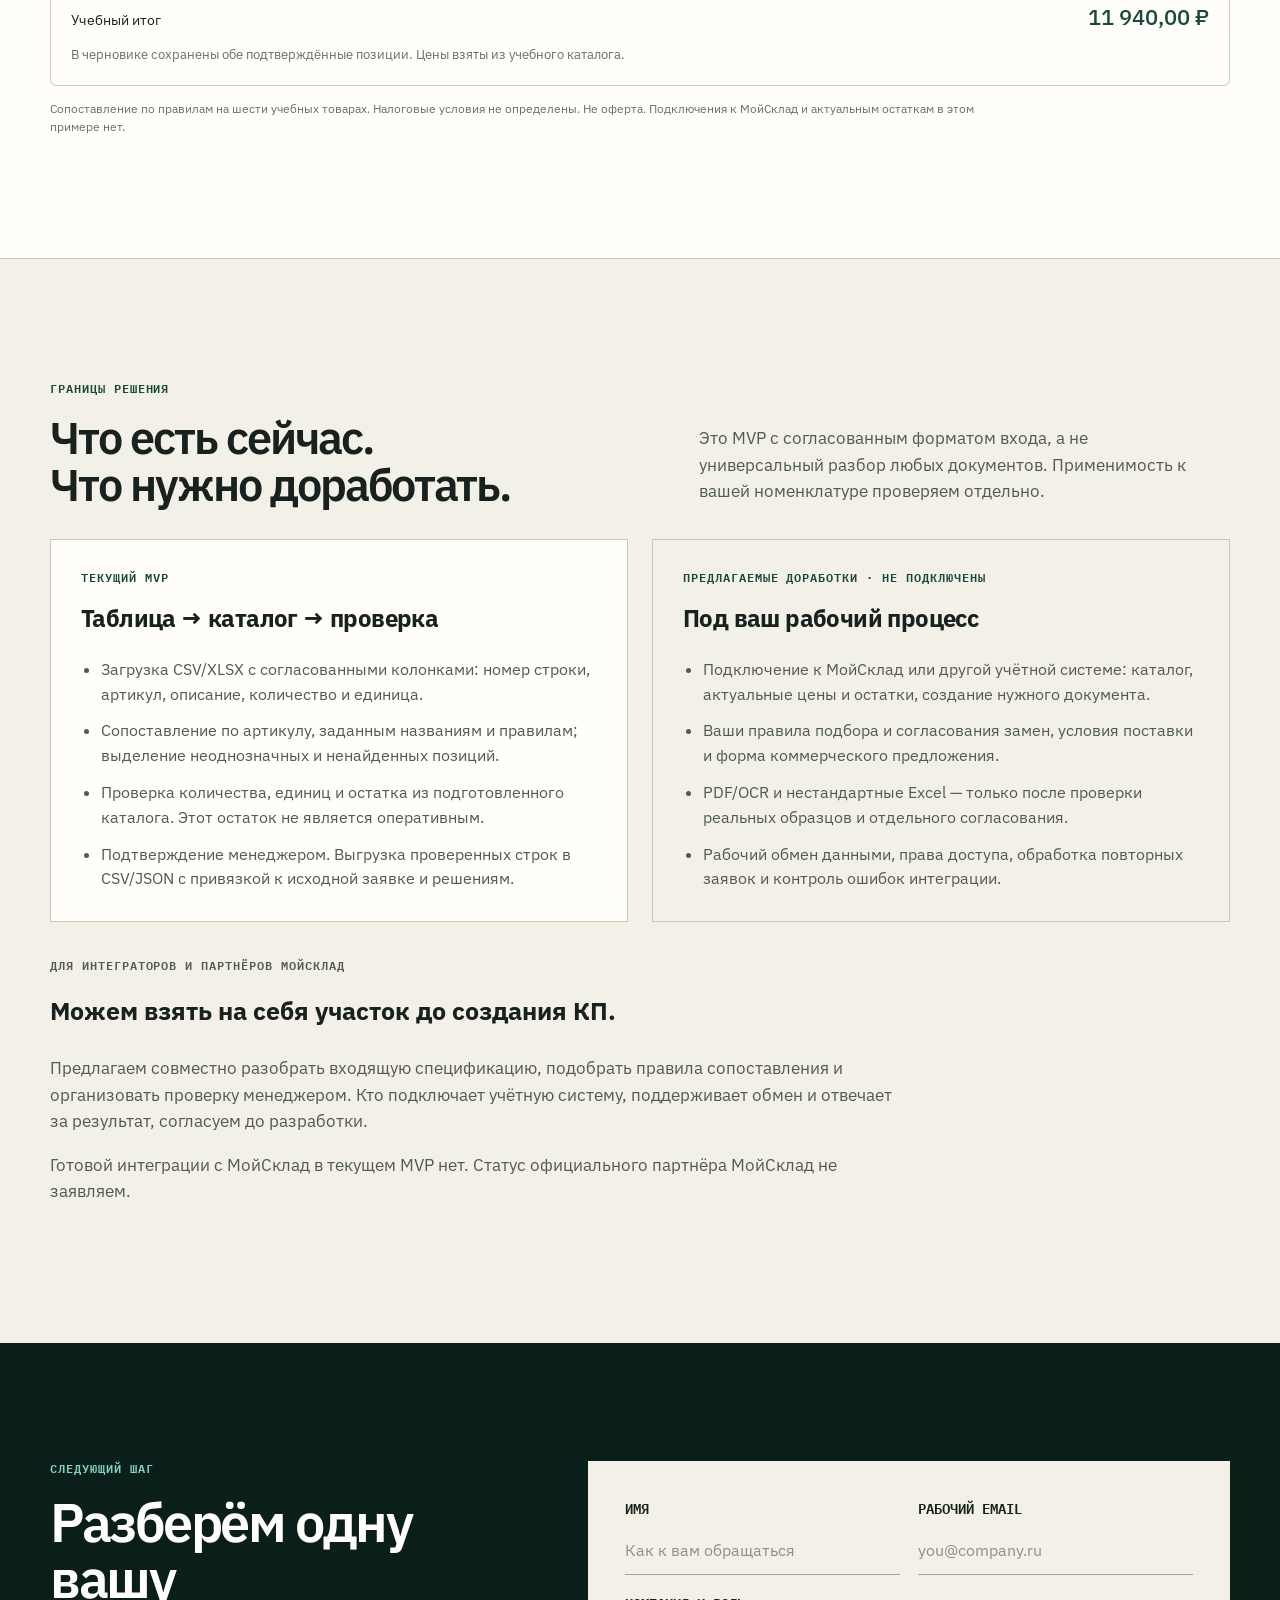
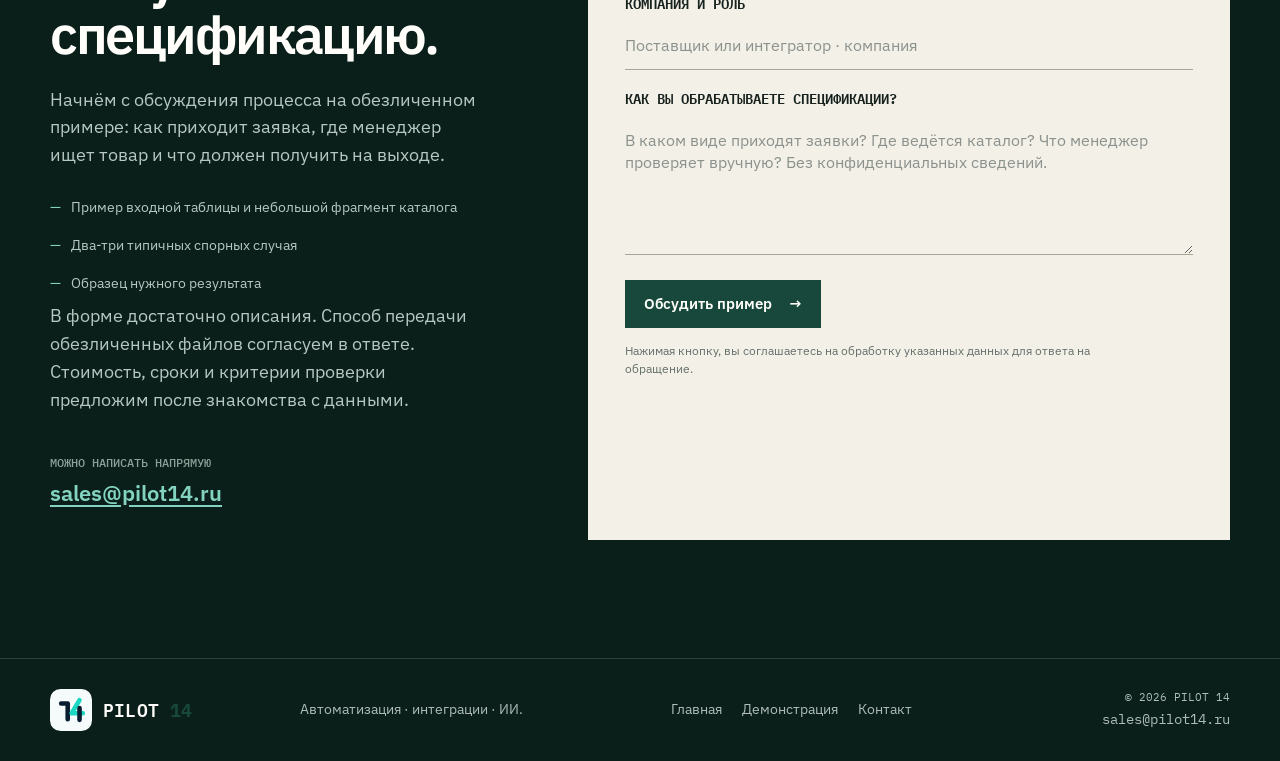
<file: specifications/index.html>
<!doctype html>
<html lang="ru">
<head>
  <meta charset="UTF-8">
  <meta name="viewport" content="width=device-width, initial-scale=1.0">
  <meta name="description" content="PILOT 14: сопоставление спецификации с каталогом, проверка спорных позиций менеджером и черновик КП. Демонстрация на учебных CSV/XLSX. Для поставщиков и интеграторов.">
  <meta name="theme-color" content="#f3f0e7">
  <meta property="og:title" content="Из спецификации — в черновик КП · PILOT 14">
  <meta property="og:description" content="Показываем три сценария: точное совпадение, неоднозначное название и исключения. Менеджер подтверждает спорные позиции. Интеграции согласуются отдельно.">
  <meta property="og:type" content="website">
  <meta property="og:url" content="https://pilot14.ru/specifications/">
  <meta property="og:site_name" content="PILOT 14">
  <link rel="canonical" href="https://pilot14.ru/specifications/">
  <link rel="icon" href="/assets/favicon.svg" type="image/svg+xml">
  <link rel="preconnect" href="https://fonts.googleapis.com">
  <link rel="preconnect" href="https://fonts.gstatic.com" crossorigin>
  <link href="https://fonts.googleapis.com/css2?family=IBM+Plex+Mono:wght@400;500;600&amp;family=IBM+Plex+Sans:wght@400;500;600;700&amp;display=swap" rel="stylesheet">
  <link rel="stylesheet" href="/styles.css?v=20261026-examples">
  <link rel="stylesheet" href="/assets/spec-demo.css?v=20261026">
  <title>Из спецификации — в черновик КП · PILOT 14</title>
</head>
<body>
  <a class="skip-link" href="#main">К содержанию</a>
  <header class="site-header" id="top">
    <div class="container nav-wrap">
      <a class="brand" href="/" aria-label="PILOT 14 — на главную"><img src="/assets/logo-mark.svg" alt="" width="42" height="42"><span>PILOT <strong>14</strong></span></a>
      <button class="menu-toggle" type="button" aria-expanded="false" aria-controls="nav">Меню</button>
      <nav class="nav" id="nav" aria-label="Основная навигация">
        <a href="/">Все направления</a>
        <a href="#spec-demo">Пример работы</a>
        <a href="#capabilities">Возможности</a>
        <a href="#partners">Интеграторам</a>
        <a class="nav-cta" href="#contact">Обсудить спецификацию</a>
      </nav>
    </div>
  </header>
  <main id="main">
    <section class="hero spec-page-hero">
      <div class="container hero-grid">
        <div class="hero-copy reveal">
          <p class="section-label">Поставщикам и интеграторам</p>
          <h1>Из спецификации —<br>в черновик КП.</h1>
          <p class="hero-lead">Помогаем сопоставить входящие позиции с каталогом. Менеджер подтверждает спорные строки и получает проверенный черновик коммерческого предложения.</p>
          <p class="hero-entry">Текущий MVP: CSV/XLSX с согласованными колонками.</p>
          <div class="hero-actions">
            <a class="button primary" href="#spec-demo">Посмотреть пример <span>↓</span></a>
            <a class="button link-button" href="#contact">Обсудить свой процесс</a>
          </div>
        </div>
        <aside class="spec-intro-note reveal" aria-label="Роль менеджера">
          <p class="section-label">Не подменяем решение человека</p>
          <h2>Спорная строка не становится готовым предложением сама.</h2>
          <ol>
            <li>Из двух похожих товаров менеджер выбирает нужный.</li>
            <li>При нехватке остатка проверяет условия поставки.</li>
            <li>Ненайденная позиция остаётся видимой — её нужно уточнить.</li>
          </ol>
          <p>Черновик не отправляется покупателю автоматически.</p>
        </aside>
      </div>
    </section>

    <section class="section specification-section" id="spec-demo" aria-labelledby="spec-demo-title">
      <div class="container">
        <div class="demo-heading">
          <div><p class="section-label">Три учебных сценария</p><h2 id="spec-demo-title">Что видит менеджер.</h2></div>
          <p>Переключите пример: исходные строки, сопоставление с каталогом, решение человека и состав черновика показаны рядом.</p>
        </div>
        <div data-spec-demo></div>
        <noscript><p>Включите JavaScript для переключения сценариев. В демонстрации: точные артикулы; выбор между двумя автоматами C16; нехватка остатка, разные единицы, ненайденная позиция и нулевое количество. Цены и остатки условные.</p></noscript>
      </div>
    </section>

    <section class="section" id="capabilities" aria-labelledby="capabilities-title">
      <div class="container">
        <div class="demo-heading">
          <div><p class="section-label">Границы решения</p><h2 id="capabilities-title">Что есть сейчас.<br>Что нужно доработать.</h2></div>
          <p>Это MVP с согласованным форматом входа, а не универсальный разбор любых документов. Применимость к вашей номенклатуре проверяем отдельно.</p>
        </div>
        <div class="spec-capabilities">
          <article class="spec-capability">
            <p class="section-label">Текущий MVP</p>
            <h3>Таблица → каталог → проверка</h3>
            <ul>
              <li>Загрузка CSV/XLSX с согласованными колонками: номер строки, артикул, описание, количество и единица.</li>
              <li>Сопоставление по артикулу, заданным названиям и правилам; выделение неоднозначных и ненайденных позиций.</li>
              <li>Проверка количества, единиц и остатка из подготовленного каталога. Этот остаток не является оперативным.</li>
              <li>Подтверждение менеджером. Выгрузка проверенных строк в CSV/JSON с привязкой к исходной заявке и решениям.</li>
            </ul>
          </article>
          <article class="spec-capability spec-capability-future">
            <p class="section-label">Предлагаемые доработки · не подключены</p>
            <h3>Под ваш рабочий процесс</h3>
            <ul>
              <li>Подключение к МойСклад или другой учётной системе: каталог, актуальные цены и остатки, создание нужного документа.</li>
              <li>Ваши правила подбора и согласования замен, условия поставки и форма коммерческого предложения.</li>
              <li>PDF/OCR и нестандартные Excel — только после проверки реальных образцов и отдельного согласования.</li>
              <li>Рабочий обмен данными, права доступа, обработка повторных заявок и контроль ошибок интеграции.</li>
            </ul>
          </article>
        </div>
        <div class="spec-partner-note" id="partners">
          <p class="section-label">Для интеграторов и партнёров МойСклад</p>
          <h3>Можем взять на себя участок до создания КП.</h3>
          <p>Предлагаем совместно разобрать входящую спецификацию, подобрать правила сопоставления и организовать проверку менеджером. Кто подключает учётную систему, поддерживает обмен и отвечает за результат, согласуем до разработки.</p>
          <p>Готовой интеграции с МойСклад в текущем MVP нет. Статус официального партнёра МойСклад не заявляем.</p>
        </div>
      </div>
    </section>

    <section class="contact-section" id="contact">
      <div class="container contact-grid">
        <div class="contact-copy reveal">
          <p class="section-label">Следующий шаг</p>
          <h2>Разберём одну вашу спецификацию.</h2>
          <p>Начнём с обсуждения процесса на обезличенном примере: как приходит заявка, где менеджер ищет товар и что должен получить на выходе.</p>
          <ul><li>Пример входной таблицы и небольшой фрагмент каталога</li><li>Два-три типичных спорных случая</li><li>Образец нужного результата</li></ul>
          <p>В форме достаточно описания. Способ передачи обезличенных файлов согласуем в ответе. Стоимость, сроки и критерии проверки предложим после знакомства с данными.</p>
          <div class="contact-direct"><span>Можно написать напрямую</span><a href="mailto:sales@pilot14.ru?subject=Обработка%20спецификаций">sales@pilot14.ru</a></div>
        </div>
        <form class="contact-form reveal" id="contact-form" action="https://formspree.io/f/xykrgzwd" method="POST">
          <div class="field-row">
            <label>Имя<input required name="name" autocomplete="name" placeholder="Как к вам обращаться"></label>
            <label>Рабочий email<input required type="email" name="email" autocomplete="email" placeholder="you@company.ru"></label>
          </div>
          <label>Компания и роль<input name="company" autocomplete="organization" placeholder="Поставщик или интегратор · компания"></label>
          <label>Как вы обрабатываете спецификации?<textarea required name="process" rows="5" placeholder="В каком виде приходят заявки? Где ведётся каталог? Что менеджер проверяет вручную? Без конфиденциальных сведений."></textarea></label>
          <input class="form-honeypot" type="text" name="_gotcha" tabindex="-1" autocomplete="off" aria-hidden="true">
          <input type="hidden" name="_subject" value="Обработка спецификаций — обращение с PILOT 14">
          <button class="button primary submit-button" type="submit">Обсудить пример <span>→</span></button>
          <p class="form-note">Нажимая кнопку, вы соглашаетесь на обработку указанных данных для ответа на обращение.</p>
          <p class="form-status" role="status" aria-live="polite" aria-atomic="true"></p>
        </form>
      </div>
    </section>
  </main>
  <footer class="site-footer">
    <div class="container footer-grid">
      <a class="brand footer-brand" href="/"><img src="/assets/logo-mark.svg" alt="" width="42" height="42"><span>PILOT <strong>14</strong></span></a>
      <p>Автоматизация · интеграции · ИИ.</p>
      <nav aria-label="Навигация в подвале"><a href="/">Главная</a><a href="#spec-demo">Демонстрация</a><a href="#contact">Контакт</a></nav>
      <div class="footer-meta"><span>© 2026 PILOT 14</span><a href="mailto:sales@pilot14.ru">sales@pilot14.ru</a></div>
    </div>
  </footer>
  <script src="/script.js?v=20260718"></script>
  <script src="/assets/spec-demo.js?v=20261026" defer></script>
</body>
</html>
</file>
<file: styles.css>
:root {
  --paper: #f3f0e7;
  --paper-deep: #e7e2d5;
  --white: #fffefa;
  --ink: #17211e;
  --forest: #17483b;
  --forest-dark: #102f28;
  --mint: #82d3bf;
  --mint-soft: #d8eee6;
  --line: #ccc7b9;
  --muted: #65706b;
  --amber: #9a5c1e;
  --amber-soft: #f1e2cc;
  --red: #9b3434;
  --shadow: 0 18px 50px rgba(23, 33, 30, .08);
  --sans: "IBM Plex Sans", Arial, sans-serif;
  --mono: "IBM Plex Mono", ui-monospace, monospace;
}

* { box-sizing: border-box; }
html { scroll-behavior: smooth; }
body {
  margin: 0;
  color: var(--ink);
  background: var(--paper);
  font-family: var(--sans);
  font-size: 17px;
  line-height: 1.55;
  -webkit-font-smoothing: antialiased;
}
body, button, input, textarea { font-family: var(--sans); }
a { color: inherit; }
img { display: block; max-width: 100%; }
button, input, textarea { font: inherit; }
button, a { -webkit-tap-highlight-color: transparent; }

.container { width: min(1180px, calc(100% - 48px)); margin: 0 auto; }
.skip-link {
  position: fixed;
  z-index: 100;
  top: 8px;
  left: 8px;
  padding: 10px 14px;
  color: var(--white);
  background: var(--ink);
  transform: translateY(-150%);
}
.skip-link:focus { transform: translateY(0); }

.site-header {
  position: sticky;
  z-index: 30;
  top: 0;
  border-bottom: 1px solid var(--line);
  background: rgba(243, 240, 231, .96);
  backdrop-filter: blur(12px);
}
.nav-wrap { min-height: 72px; display: flex; align-items: center; justify-content: space-between; gap: 28px; }
.brand { display: inline-flex; align-items: center; gap: 11px; text-decoration: none; }
.brand img { width: 42px; height: 42px; }
.brand span { font: 600 18px/1 var(--mono); letter-spacing: .01em; }
.brand strong { color: var(--forest); }
.nav { display: flex; align-items: center; gap: 25px; }
.nav a { color: #39433f; font-size: 14px; font-weight: 500; text-decoration: none; }
.nav a:hover { color: var(--forest); }
.nav .nav-cta {
  padding: 10px 15px;
  color: var(--white);
  background: var(--forest);
  border: 1px solid var(--forest);
}
.nav .nav-cta:hover { color: var(--white); background: var(--forest-dark); }
.menu-toggle { display: none; border: 0; padding: 8px 0; background: transparent; color: var(--ink); font: 600 13px/1 var(--mono); text-transform: uppercase; }

.hero { padding: 54px 0 0; border-bottom: 1px solid var(--line); }
.hero-grid { display: grid; grid-template-columns: minmax(0, 1.08fr) minmax(0, .92fr); align-items: center; gap: 64px; }
.section-label {
  margin: 0 0 18px;
  color: var(--forest);
  font: 600 12px/1.3 var(--mono);
  letter-spacing: .08em;
  text-transform: uppercase;
}
h1, h2, h3, p { margin-top: 0; }
h1, h2, h3 { overflow-wrap: break-word; hyphens: auto; }
section[id] { scroll-margin-top: 90px; }
:focus-visible { outline: 3px solid var(--mint); outline-offset: 5px; }
h1 {
  max-width: 720px;
  margin-bottom: 27px;
  font-size: clamp(44px, 4.7vw, 64px);
  font-weight: 600;
  line-height: 1.06;
  letter-spacing: -.055em;
  hyphens: none;
  word-break: normal;
  overflow-wrap: normal;
}
.hero-lead { max-width: 650px; margin-bottom: 13px; color: #46504c; font-size: 20px; line-height: 1.5; }
.hero-entry { margin: 0 0 25px; color: var(--forest); font-size: 15px; font-weight: 650; }
.hero-actions { display: flex; flex-wrap: wrap; align-items: center; gap: 20px; margin-bottom: 30px; }
.button {
  display: inline-flex;
  align-items: center;
  justify-content: center;
  gap: 17px;
  min-height: 48px;
  border: 1px solid transparent;
  padding: 12px 18px;
  font-size: 15px;
  font-weight: 600;
  line-height: 1.2;
  text-decoration: none;
  cursor: pointer;
  transition: color .18s ease, background .18s ease, border-color .18s ease, transform .18s ease;
}
.button:hover { transform: translateY(-1px); }
.primary { color: var(--white); background: var(--forest); border-color: var(--forest); }
.primary:hover { background: var(--forest-dark); border-color: var(--forest-dark); }
.secondary { color: var(--ink); background: var(--white); border-color: var(--ink); }
.secondary:hover { color: var(--white); background: var(--ink); }
.link-button { min-height: auto; padding: 5px 0; border-bottom-color: var(--ink); }
.link-button:hover { color: var(--forest); border-bottom-color: var(--forest); }
.hero-facts { display: grid; grid-template-columns: repeat(3, 1fr); margin: 0; padding: 24px 0 0; border-top: 1px solid var(--line); }
.hero-facts div { min-width: 0; padding-right: 18px; }
.hero-facts dt { margin-bottom: 5px; color: var(--muted); font: 500 11px/1.3 var(--mono); letter-spacing: .06em; text-transform: uppercase; }
.hero-facts dd { margin: 0; font-size: 16px; font-weight: 600; }

.process-brief { border-top: 3px solid var(--forest); background: var(--white); padding: 28px 30px 22px; }
.brief-label { margin-bottom: 18px; color: var(--muted); font: 500 12px/1.5 var(--mono); letter-spacing: .04em; }
.brief-stage { padding: 16px 0; border-top: 1px solid var(--line); }
.brief-stage > span { color: var(--forest); font: 500 12px/1.5 var(--mono); }
.brief-stage h2 { margin: 8px 0 7px; font-size: 23px; line-height: 1.2; letter-spacing: -.02em; hyphens: none; }
.brief-stage p { margin: 0; color: #505a56; font-size: 16px; }
.brief-result { padding: 22px; margin: 0 -22px; background: var(--mint-soft); border-color: #a3c9bd; }
.brief-footnote { margin: 20px 0 0; color: var(--muted); font-size: 14px; }
.hero-facts dt, .scope-line { font-size: 12px; }

.workbench { border: 1px solid #b8b3a6; background: var(--white); box-shadow: var(--shadow); }
.workbench-head, .screen-bar {
  display: flex;
  align-items: center;
  justify-content: space-between;
  gap: 20px;
  min-height: 39px;
  padding: 0 15px;
  border-bottom: 1px solid var(--line);
  color: var(--muted);
  background: #eae6db;
  font: 500 10px/1 var(--mono);
  letter-spacing: .06em;
}
.incoming-note { padding: 20px; border-bottom: 1px solid var(--line); }
.note-meta { display: flex; align-items: center; gap: 11px; }
.sender-mark { display: grid; width: 34px; height: 34px; place-items: center; color: var(--white); background: var(--forest); font: 600 11px/1 var(--mono); }
.note-meta div { display: flex; flex-direction: column; }
.note-meta strong { font-size: 14px; }
.note-meta small, .document-row small { color: var(--muted); font-size: 11px; }
.incoming-note > p { margin: 15px 0 13px; color: #4c5551; font-size: 13px; line-height: 1.45; }
.attachment { display: grid; grid-template-columns: 32px 1fr auto; align-items: center; gap: 10px; padding: 9px; border: 1px solid var(--line); background: var(--paper); }
.attachment > span, .doc-type { color: var(--amber); font: 600 10px/1 var(--mono); }
.attachment strong { overflow: hidden; font-size: 12px; text-overflow: ellipsis; white-space: nowrap; }
.attachment small { color: var(--muted); font: 10px/1 var(--mono); }
.review-sheet { padding: 9px 20px 15px; }
.review-title { display: flex; justify-content: space-between; gap: 20px; padding: 10px 0 12px; font-size: 11px; }
.review-title span { color: var(--muted); }
.review-title strong { color: var(--forest); font-family: var(--mono); }
.requirement { display: grid; grid-template-columns: 1.25fr .8fr .55fr; align-items: center; gap: 10px; min-height: 38px; border-top: 1px solid #dfdcd2; font-size: 11px; }
.requirement b { font-weight: 600; }
.requirement em { color: var(--muted); font: normal 10px/1 var(--mono); text-align: right; }
.requirement.missing b, .requirement.missing em { color: var(--amber); }
.workbench-output, .screen-note { display: flex; justify-content: space-between; align-items: center; gap: 20px; padding: 13px 20px; border-top: 1px solid #a3c9bd; background: var(--mint-soft); }
.workbench-output span, .screen-note span { color: var(--forest); font: 600 9px/1 var(--mono); letter-spacing: .06em; }
.workbench-output strong, .screen-note strong { font-size: 11px; text-align: right; }
.scope-line { display: flex; justify-content: space-between; gap: 30px; margin-top: 44px; padding: 18px 0; border-top: 1px solid var(--line); color: var(--muted); font: 500 11px/1.3 var(--mono); letter-spacing: .04em; text-transform: uppercase; }

.clients-section { padding: 76px 0 84px; border-bottom: 1px solid var(--line); background: var(--paper); }
.clients-heading { margin-bottom: 32px; }
.clients-heading .section-label { margin-bottom: 12px; }
.clients-heading h2 { margin: 0; font-size: clamp(34px, 3.5vw, 46px); }
.clients-grid { display: grid; grid-template-columns: repeat(2, minmax(0, 1fr)); gap: 18px; }
.client-card { display: flex; min-width: 0; min-height: 226px; flex-direction: column; padding: 28px; border: 1px solid var(--line); background: var(--white); text-decoration: none; transition: border-color .18s ease, background .18s ease; }
.client-card:hover { border-color: var(--forest); }
.client-logo { display: flex; flex: 1; min-height: 125px; justify-content: center; align-items: center; gap: 15px; }
.client-logo img { flex-shrink: 1; object-fit: contain; }
.client-logo .client-mark { width: 56px; height: 56px; }
.client-logo .client-wordmark { width: min(66%, 198px); height: auto; }
.client-logo-neftm { width: min(100%, 222px); height: auto; }
.client-caption { display: flex; justify-content: space-between; align-items: baseline; gap: 12px; margin-top: 24px; padding-top: 17px; border-top: 1px solid #e5e1d7; color: #505a56; font-size: 14px; }
.client-caption > span:last-child { color: var(--forest); }
.client-card-next { border-style: dashed; background: transparent; }
.client-card-next:hover { background: #ece9df; }
.next-client-content { display: flex; flex: 1; align-items: center; gap: 20px; min-height: 125px; color: var(--forest); font-size: 21px; font-weight: 500; line-height: 1.3; }
.next-client-plus { font: 400 52px/1 var(--mono); color: #87988f; }
.client-card-next .client-caption { border-top-color: var(--line); }
.client-experience .client-logo { flex: none; min-height: 88px; justify-content: flex-start; margin-bottom: 25px; }
.client-experience h3 { margin: 0 0 18px; font-size: 23px; line-height: 1.2; letter-spacing: -.02em; hyphens: none; }
.experience-details { margin: 0 0 20px; }
.experience-details > div { display: grid; grid-template-columns: 88px minmax(0, 1fr); gap: 12px; padding: 10px 0; border-top: 1px solid #e5e1d7; }
.experience-details dt { padding-top: 3px; color: var(--muted); font: 500 11px/1.5 var(--mono); text-transform: uppercase; }
.experience-details dd { margin: 0; font-size: 15px; line-height: 1.5; }
.experience-status { margin: auto 0 0; padding: 16px; background: var(--mint-soft); color: var(--forest-dark); font-size: 14px; }
.experience-status span { display: block; margin-bottom: 5px; font: 600 10px/1.5 var(--mono); text-transform: uppercase; letter-spacing: .06em; }
.clients-grid .client-card-next { grid-column: 1 / -1; flex-direction: row; align-items: center; gap: 24px; min-height: 0; padding: 20px 28px; }
.clients-grid .next-client-content { min-height: 0; font-size: 19px; }
.clients-grid .next-client-plus { font-size: 32px; }
.clients-grid .client-card-next .client-caption { margin: 0; padding: 0; border: 0; }

.specification-section { background: var(--white); border-bottom: 1px solid var(--line); }
.demo-heading { display: grid; grid-template-columns: 1.1fr 1fr; gap: 64px; align-items: end; margin-bottom: 32px; }
.demo-heading h2 { margin: 0; font-size: clamp(34px, 3.5vw, 48px); hyphens: none; }
.demo-heading > p { max-width: 500px; margin: 0 0 3px; color: #505a56; font-size: 17px; }
.demo-followup { display: flex; flex-wrap: wrap; justify-content: space-between; align-items: start; gap: 15px 40px; margin-top: 24px; }
.demo-followup p { flex: 1 1 400px; max-width: 620px; margin: 0; font-size: 14px; color: var(--muted); }
.demo-followup .text-link { margin-top: 0; }
.spec-page-hero { padding-bottom: 44px; }
.spec-page-hero h1 { font-size: clamp(40px, 4.1vw, 56px); }
.spec-intro-note { align-self: center; padding: 28px; background: var(--white); border-top: 3px solid var(--forest); }
.spec-intro-note h2 { font-size: 25px; line-height: 1.2; hyphens: none; letter-spacing: -.025em; }
.spec-intro-note ol { margin: 0; padding-left: 22px; }
.spec-intro-note li { padding: 10px 0 10px 6px; border-top: 1px solid var(--line); color: #505a56; font-size: 16px; }
.spec-intro-note p:last-child { margin: 18px 0 0; color: var(--muted); font-size: 14px; }
.spec-page-hero .hero-actions { margin-bottom: 0; }
.spec-capabilities { display: grid; grid-template-columns: repeat(2, minmax(0, 1fr)); gap: 24px; }
.spec-capability { padding: 30px; border: 1px solid var(--line); background: var(--white); }
.spec-capability h3 { font-size: 24px; line-height: 1.2; letter-spacing: -.025em; }
.spec-capability ul { padding-left: 20px; margin: 0; }
.spec-capability li { margin-bottom: 12px; color: #505a56; font-size: 16px; }
.spec-capability li:last-child { margin: 0; }
.spec-capability-future { background: transparent; }
.spec-partner-note { max-width: 850px; margin-top: 36px; scroll-margin-top: 90px; }
.spec-partner-note h3 { font-size: 25px; }
.spec-partner-note p { color: #505a56; }

.section { padding: 122px 0; }
.heading-row { display: grid; grid-template-columns: .58fr 1.15fr .65fr; align-items: start; gap: 60px; margin-bottom: 62px; }
h2 { margin-bottom: 23px; font-size: clamp(38px, 4.2vw, 58px); font-weight: 600; line-height: 1.04; letter-spacing: -.045em; }
.heading-row h2 { margin: 0; }
.heading-row > p:last-child, .pilot-heading > p:last-child, .principles-heading > p:last-child { color: var(--muted); font-size: 16px; }

.fit-section { background: var(--white); }
.process-ledger { border-top: 2px solid var(--ink); }
.ledger-head, .ledger-row { display: grid; grid-template-columns: .8fr 1.15fr 1fr; gap: 44px; }
.ledger-head { padding: 14px 18px; color: var(--muted); background: var(--paper-deep); font: 500 10px/1.2 var(--mono); letter-spacing: .06em; text-transform: uppercase; }
.ledger-row { align-items: center; min-height: 86px; padding: 18px; border-bottom: 1px solid var(--line); }
.ledger-row strong { font-size: 18px; font-weight: 600; }
.ledger-row span { color: #505a56; font-size: 15px; }

.method-section { background: var(--paper-deep); }
.method-grid { display: grid; grid-template-columns: .8fr 1.2fr; gap: 100px; }
.method-intro { position: sticky; top: 110px; align-self: start; }
.method-intro > p:not(.section-label) { max-width: 470px; color: var(--muted); }
.text-link { display: inline-flex; gap: 12px; margin-top: 14px; padding-bottom: 3px; border-bottom: 1px solid currentColor; color: var(--forest); font-size: 14px; font-weight: 600; text-decoration: none; }
.method-steps { margin: 0; padding: 0; border-top: 2px solid var(--ink); list-style: none; }
.method-steps li { display: grid; grid-template-columns: 56px 1fr; gap: 20px; padding: 28px 0; border-bottom: 1px solid #bdb7aa; }
.method-steps li > span { padding-top: 3px; color: var(--forest); font: 600 12px/1 var(--mono); }
.method-steps h3 { margin-bottom: 8px; font-size: 22px; font-weight: 600; }
.method-steps p { margin: 0; color: var(--muted); font-size: 15px; }
.method-steps small { padding-top: 5px; color: var(--muted); font: 11px/1 var(--mono); white-space: nowrap; }

.cases-section { background: var(--white); }
.cases-heading { margin-bottom: 76px; }
.case-study { display: grid; grid-template-columns: 54px 1fr 1fr; gap: 34px; padding: 64px 0; border-top: 1px solid var(--line); }
.case-index { color: var(--forest); font: 600 12px/1 var(--mono); }
.case-kicker { margin-bottom: 13px; color: var(--muted); font: 600 12px/1.3 var(--mono); letter-spacing: .07em; }
.case-copy h3 { margin-bottom: 18px; font-size: 31px; line-height: 1.1; letter-spacing: -.025em; }
.case-lead { color: #515b57; font-size: 16px; }
.case-details { margin: 29px 0 0; }
.case-details div { display: grid; grid-template-columns: 90px 1fr; gap: 15px; padding: 12px 0; border-top: 1px solid #dfdcd2; }
.case-details dt { color: var(--muted); font: 500 12px/1.4 var(--mono); text-transform: uppercase; }
.case-details dd { margin: 0; font-size: 16px; }
.scenario-sheet { align-self: start; padding: 28px; border: 1px solid var(--line); background: var(--paper); }
.scenario-label { color: var(--forest); font: 600 12px/1.5 var(--mono); letter-spacing: .04em; }
.scenario-sheet dl { margin: 0; }
.scenario-sheet dl > div { padding: 18px 0; border-top: 1px solid var(--line); }
.scenario-sheet dt { margin-bottom: 6px; font-size: 16px; font-weight: 600; }
.scenario-sheet dd { margin: 0; font-size: 16px; color: #505a56; }
.scenario-note { margin: 8px 0 0; padding-top: 20px; border-top: 2px solid var(--forest); font-size: 14px; color: var(--forest); }
.case-screen { align-self: center; border: 1px solid #aaa69a; background: #f8f7f2; box-shadow: 0 12px 35px rgba(23, 33, 30, .07); }
.screen-bar b { color: var(--forest); font-weight: 600; }
.matrix-head, .matrix-row { display: grid; grid-template-columns: 1.2fr .8fr .55fr .55fr; gap: 12px; align-items: center; padding: 0 14px; }
.matrix-head { min-height: 31px; color: var(--muted); background: #dedbd1; font: 500 9px/1 var(--mono); }
.matrix-row { min-height: 42px; border-top: 1px solid #dedbd1; font-size: 10px; }
.matrix-row strong { font-size: 11px; }
.matrix-row em, .document-row em { justify-self: end; padding: 4px 6px; font: normal 9px/1 var(--mono); }
.found { color: var(--forest); background: var(--mint-soft); }
.question { color: var(--amber); background: var(--amber-soft); }
.document-row { display: grid; grid-template-columns: 38px 1fr auto; align-items: center; gap: 13px; min-height: 61px; padding: 9px 14px; border-top: 1px solid #dedbd1; }
.doc-type { display: grid; width: 34px; height: 34px; place-items: center; border: 1px solid var(--line); background: var(--white); }
.document-row div { display: flex; flex-direction: column; }
.document-row strong { font-size: 11px; }
.materials-row { display: grid; grid-template-columns: 1fr auto; align-items: end; gap: 25px; margin-top: 27px; padding: 28px 0; border-top: 2px solid var(--ink); border-bottom: 1px solid var(--line); }
.materials-row div { display: flex; flex-direction: column; gap: 8px; }
.materials-row .section-label { margin: 0; }
.materials-row strong { max-width: 540px; font-size: 20px; }

.pilot-section { background: var(--paper); }
.pilot-heading { display: grid; grid-template-columns: .58fr 1.15fr .65fr; gap: 60px; margin-bottom: 58px; }
.pilot-heading h2 { margin: 0; }
.pricing-table { border-top: 2px solid var(--ink); }
.pricing-row { display: grid; grid-template-columns: .55fr 1.45fr .5fr .6fr; align-items: center; gap: 28px; min-height: 92px; padding: 19px 18px; border-bottom: 1px solid var(--line); }
.pricing-row > strong { font-size: 19px; }
.pricing-row > span { color: #4f5955; font-size: 14px; }
.pricing-row > b { font-size: 16px; text-align: right; }
.pricing-head { min-height: auto; padding-top: 13px; padding-bottom: 13px; color: var(--muted); background: var(--paper-deep); font: 500 10px/1 var(--mono); text-transform: uppercase; }
.pricing-head span { color: inherit; font-size: inherit; }
.pricing-row.recommended { background: var(--mint-soft); }
.pilot-scope { display: grid; grid-template-columns: repeat(2, 1fr); gap: 1px; margin-top: 48px; border: 1px solid var(--line); background: var(--line); }
.pilot-scope > div { padding: 31px 35px; background: var(--white); }
.pilot-scope > div > span, .responsibility-column > span { color: var(--forest); font: 600 10px/1 var(--mono); letter-spacing: .07em; }
.pilot-scope ul, .responsibility ul, .contact-copy ul { margin: 20px 0 0; padding: 0; list-style: none; }
.pilot-scope li { padding: 9px 0; border-top: 1px solid #dfdcd2; font-size: 14px; }
.pilot-scope li::before { content: "—"; margin-right: 11px; color: var(--forest); }

.principles-section { color: var(--white); background: var(--forest-dark); }
.principles-section .section-label { color: var(--mint); }
.principles-grid { display: grid; grid-template-columns: .72fr 1.28fr; gap: 85px; }
.principles-heading > p:last-child { color: #b7c9c3; }
.responsibility { display: grid; grid-template-columns: repeat(2, 1fr); border: 1px solid #477067; }
.responsibility-column { padding: 29px; }
.responsibility-column + .responsibility-column { border-left: 1px solid #477067; }
.responsibility-column > span { color: var(--mint); }
.responsibility li { padding: 10px 0; border-top: 1px solid #3d625a; color: #d5e0dc; font-size: 14px; }
.responsibility li::before { content: "✓"; margin-right: 10px; color: var(--mint); }
.responsibility-column.human li::before { content: "○"; }
.infrastructure { grid-column: 1 / -1; display: grid; grid-template-columns: .7fr 1.15fr .85fr; align-items: center; gap: 35px; padding: 25px 0 0; border-top: 1px solid #477067; }
.infrastructure span { color: var(--mint); font: 600 10px/1.2 var(--mono); letter-spacing: .05em; text-transform: uppercase; }
.infrastructure p { margin: 0; font-size: 19px; font-weight: 600; }
.infrastructure small { color: #aabdb7; font-size: 12px; }

.founder-section { padding: 92px 0; background: #dcd6c8; }
.founder-grid { display: grid; grid-template-columns: .42fr 1.58fr; gap: 85px; }
.founder-label { display: flex; flex-direction: column; gap: 9px; }
.founder-label span { color: var(--forest); font: 600 10px/1 var(--mono); letter-spacing: .07em; }
.founder-label strong { font-size: 15px; }
blockquote { margin: 0; }
blockquote p { max-width: 870px; margin-bottom: 34px; font-size: clamp(29px, 3.2vw, 43px); line-height: 1.18; letter-spacing: -.035em; }
blockquote footer { display: flex; align-items: baseline; gap: 12px; }
blockquote footer strong { font-size: 15px; }
blockquote footer span { color: var(--muted); font-size: 13px; }

.contact-section { padding: 118px 0; color: var(--white); background: #0b1f1a; }
.contact-grid { display: grid; grid-template-columns: .8fr 1.2fr; gap: 110px; }
.contact-section .section-label { color: var(--mint); }
.contact-copy > p:not(.section-label) { max-width: 480px; color: #b7c8c2; font-size: 18px; }
.contact-direct { display: flex; flex-direction: column; gap: 4px; margin: 40px 0 30px; }
.contact-direct span { color: #8ba098; font: 500 10px/1.2 var(--mono); text-transform: uppercase; }
.contact-direct a { color: var(--mint); font-size: 22px; font-weight: 600; text-underline-offset: 4px; }
.contact-copy li { padding: 8px 0; color: #b7c8c2; font-size: 13px; }
.contact-copy li::before { content: "—"; margin-right: 10px; color: var(--mint); }
.contact-form { padding: 37px; color: var(--ink); background: var(--paper); }
.field-row { display: grid; grid-template-columns: repeat(2, 1fr); gap: 18px; }
.contact-form label { display: flex; flex-direction: column; gap: 8px; margin-bottom: 18px; font: 600 11px/1.2 var(--mono); text-transform: uppercase; }
.contact-form input, .contact-form textarea { width: 100%; border: 0; border-bottom: 1px solid #a9a497; border-radius: 0; padding: 13px 0; color: var(--ink); outline: none; background: transparent; font: 400 15px/1.4 var(--sans); text-transform: none; resize: vertical; }
.contact-form input:focus, .contact-form textarea:focus { border-color: var(--forest); box-shadow: inset 0 -1px var(--forest); }
.contact-form textarea { min-height: 112px; }
.contact-form ::placeholder { color: #8b918d; opacity: 1; }
.submit-button { margin-top: 7px; }
.submit-button:disabled { cursor: wait; opacity: .68; transform: none; }
.form-note { max-width: 500px; margin: 14px 0 0; color: var(--muted); font-size: 10px; }
.form-honeypot { position: absolute !important; left: -9999px !important; }
.form-status {
  position: fixed;
  z-index: 60;
  right: 24px;
  bottom: 24px;
  display: none;
  width: min(430px, calc(100% - 48px));
  margin: 0;
  padding: 17px 19px;
  border: 1px solid;
  border-left-width: 5px;
  box-shadow: 0 16px 45px rgba(0, 0, 0, .22);
  font-size: 14px;
  font-weight: 500;
}
.form-status.success, .form-status.error { display: block; }
.form-status.success { color: var(--forest-dark); border-color: var(--forest); background: var(--mint-soft); }
.form-status.error { color: #6f2020; border-color: var(--red); background: #f4dddd; }

.site-footer { padding: 30px 0; border-top: 1px solid #2b423b; color: #aebdb8; background: #0b1f1a; }
.footer-grid { display: grid; grid-template-columns: .55fr .85fr 1fr auto; align-items: center; gap: 30px; }
.footer-brand span { color: var(--white); }
.footer-grid > p { margin: 0; font-size: 12px; }
.footer-grid nav { display: flex; gap: 20px; }
.footer-grid nav a, .footer-meta a { font-size: 12px; text-decoration: none; }
.footer-grid nav a:hover, .footer-meta a:hover { color: var(--mint); }
.footer-meta { display: flex; flex-direction: column; align-items: flex-end; gap: 4px; font: 11px/1.4 var(--mono); }

.reveal { opacity: 1; transform: none; }
.ledger-head, .pilot-scope > div > span, .responsibility-column > span,
.infrastructure span, .founder-label span, .contact-direct span { font-size: 12px; line-height: 1.5; }
.contact-form label { font-size: 14px; line-height: 1.4; }
.contact-form input, .contact-form textarea, .method-steps p, .ledger-row span { font-size: 16px; }
.form-note { font-size: 12px; }
.contact-copy li, .footer-grid nav a, .footer-meta a, .footer-grid > p { font-size: 14px; }
.scope-line { font-size: 12px; }

@media (max-width: 1050px) {
  .client-card { padding: 22px; }
  .client-logo { gap: 10px; }
  .client-logo .client-mark { width: 44px; height: 44px; }
  .next-client-content { font-size: 18px; gap: 14px; }
  .nav { gap: 16px; }
  .nav a { font-size: 13px; }
  .hero-grid { grid-template-columns: 1fr 1fr; gap: 40px; }
  .heading-row, .pilot-heading { gap: 35px; }
  .method-grid { gap: 55px; }
  .case-study { grid-template-columns: 40px 1fr 1fr; gap: 24px; }
  .principles-grid, .contact-grid { gap: 55px; }
}

@media (max-width: 860px) {
  .container { width: min(100% - 36px, 720px); }
  .menu-toggle { display: block; }
  .nav {
    position: absolute;
    top: 72px;
    right: 0;
    left: 0;
    display: none;
    align-items: stretch;
    flex-direction: column;
    gap: 0;
    padding: 8px 18px 18px;
    border-bottom: 1px solid var(--line);
    background: var(--paper);
  }
  .nav.open { display: flex; }
  .nav a { padding: 13px 0; border-bottom: 1px solid var(--line); font-size: 14px; }
  .nav .nav-cta { margin-top: 10px; padding: 13px 15px; text-align: center; }
  .hero { padding-top: 44px; }
  .hero-grid { grid-template-columns: 1fr; }
  .hero-copy { max-width: 660px; }
  .workbench { width: min(100%, 650px); }
  .scope-line { margin-top: 54px; }
  .section { padding: 90px 0; }
  .heading-row, .pilot-heading { grid-template-columns: 1fr; gap: 18px; }
  .heading-row { margin-bottom: 44px; }
  .method-grid { grid-template-columns: 1fr; }
  .method-intro { position: static; }
  .case-study { grid-template-columns: 40px 1fr; }
  .case-screen { grid-column: 2; width: 100%; }
  .scenario-sheet { grid-column: 2; }
  .materials-row { grid-template-columns: 1fr auto; align-items: center; }
  .materials-row div { grid-column: 1 / -1; }
  .principles-grid, .contact-grid { grid-template-columns: 1fr; }
  .infrastructure { grid-template-columns: 1fr; gap: 12px; }
  .founder-grid { grid-template-columns: 1fr; gap: 38px; }
  .footer-grid { grid-template-columns: 1fr 1fr; }
  .footer-grid nav { justify-content: flex-end; }
  .demo-heading { grid-template-columns: 1fr; gap: 22px; }
  .spec-capabilities { grid-template-columns: 1fr; }
}

@media (max-width: 620px) {
  .clients-section { padding: 54px 0 60px; }
  .clients-grid { grid-template-columns: 1fr; gap: 14px; }
  .client-card { min-height: 205px; padding: 24px; }
  .client-logo { min-height: 100px; gap: 15px; }
  .client-logo .client-mark { width: 56px; height: 56px; }
  .next-client-content { min-height: 90px; justify-content: center; font-size: 20px; }
  .client-caption { margin-top: 18px; }
  body { font-size: 16px; }
  .container { width: calc(100% - 28px); }
  .nav-wrap { min-height: 64px; }
  .brand img { width: 36px; height: 36px; }
  .brand span { font-size: 16px; }
  .nav { top: 64px; }
  .hero { padding-top: 32px; }
  h1 { margin-bottom: 22px; font-size: clamp(36px, 10.8vw, 52px); }
  .spec-page-hero h1 { font-size: clamp(31px, 9.1vw, 48px); }
  h2 { font-size: clamp(35px, 10.5vw, 46px); }
  .hero-lead { font-size: 17px; }
  .hero-actions { align-items: stretch; flex-direction: column; gap: 15px; margin-bottom: 38px; }
  .hero-actions .button { width: 100%; }
  .link-button { width: fit-content !important; align-self: flex-start; }
  .hero-facts { grid-template-columns: 1fr 1fr; gap: 19px 0; }
  .hero-facts div:last-child { grid-column: 1 / -1; }
  .workbench-head { padding: 0 11px; }
  .incoming-note, .review-sheet { padding-right: 13px; padding-left: 13px; }
  .attachment { grid-template-columns: 29px minmax(0, 1fr); }
  .attachment small { display: none; }
  .requirement { grid-template-columns: 1fr .75fr; }
  .requirement em { display: none; }
  .workbench-output { align-items: flex-start; flex-direction: column; gap: 7px; padding: 13px; }
  .workbench-output strong { text-align: left; }
  .scope-line { align-items: flex-start; flex-direction: column; gap: 10px; margin-top: 40px; }
  .section { padding: 74px 0; }
  .ledger-head { display: none; }
  .ledger-row { grid-template-columns: 1fr; gap: 9px; padding: 20px 0; }
  .ledger-row strong { font-size: 17px; }
  .ledger-row span { font-size: 16px; }
  .ledger-row span:last-child { color: var(--amber); }
  .method-steps li { grid-template-columns: 38px 1fr; gap: 12px; }
  .method-steps small { grid-column: 2; padding: 0; }
  .case-study { grid-template-columns: 27px minmax(0, 1fr); gap: 12px; padding: 48px 0; }
  .case-copy h3 { font-size: 28px; }
  .case-details div { grid-template-columns: 80px minmax(0, 1fr); }
  .scenario-sheet { grid-column: 1 / -1; padding: 23px 20px; }
  .process-brief { padding: 25px 22px; }
  .brief-result { margin: 0 -14px; padding: 20px 14px; }
  .case-screen { grid-column: 1 / -1; margin-top: 12px; overflow: hidden; }
  .matrix-head, .matrix-row { grid-template-columns: 1.3fr .85fr .6fr; }
  .matrix-head span:nth-child(3), .matrix-row span:nth-child(3) { display: none; }
  .matrix-row { padding-right: 9px; padding-left: 9px; }
  .screen-note { align-items: flex-start; flex-direction: column; gap: 7px; }
  .screen-note strong { text-align: left; }
  .materials-row { grid-template-columns: 1fr; align-items: stretch; }
  .materials-row .button { width: 100%; }
  .pricing-table { border-top-width: 1px; }
  .pricing-head { display: none; }
  .pricing-row { grid-template-columns: 1fr; gap: 7px; min-height: 0; padding: 23px 16px; border: 1px solid var(--line); border-top: 0; }
  .pricing-row > b { margin-top: 4px; text-align: left; }
  .pilot-scope { grid-template-columns: 1fr; }
  .pilot-scope > div { padding: 26px 22px; }
  .responsibility { grid-template-columns: 1fr; }
  .responsibility-column { padding: 24px 20px; }
  .responsibility-column + .responsibility-column { border-top: 1px solid #477067; border-left: 0; }
  .founder-section { padding: 72px 0; }
  blockquote p { font-size: 29px; }
  blockquote footer { align-items: flex-start; flex-direction: column; gap: 3px; }
  .contact-section { padding: 80px 0; }
  .contact-grid { gap: 45px; }
  .contact-form { padding: 25px 19px; }
  .field-row { grid-template-columns: 1fr; gap: 0; }
  .submit-button { width: 100%; }
  .form-status { right: 14px; bottom: 14px; width: calc(100% - 28px); }
  .footer-grid { grid-template-columns: 1fr; }
  .footer-grid nav { flex-wrap: wrap; justify-content: flex-start; }
  .footer-meta { align-items: flex-start; }
  .clients-grid .client-card-next { flex-direction: column; align-items: flex-start; padding: 22px; gap: 16px; }
  .clients-grid .next-client-content { justify-content: flex-start; font-size: 18px; }
  .experience-details > div { grid-template-columns: 1fr; gap: 5px; }
  .spec-capability { padding: 24px; }
}

@media (prefers-reduced-motion: reduce) {
  html { scroll-behavior: auto; }
  *, *::before, *::after { scroll-behavior: auto !important; transition: none !important; }
  .reveal { opacity: 1; transform: none; }
}
</file>
<file: assets/spec-demo.css>
.spec-demo {
  min-width: 0;
  color: var(--ink, #17211e);
  font-family: var(--sans, "IBM Plex Sans", Arial, sans-serif);
  font-size: 15px;
  line-height: 1.5;
  text-align: left;
}

.spec-demo *,
.spec-demo *::before,
.spec-demo *::after { box-sizing: border-box; }

.spec-demo p,
.spec-demo h3,
.spec-demo h4 { max-width: none; margin: 0; }

.spec-demo-notice {
  padding: 14px 18px;
  border-left: 3px solid var(--forest, #17483b);
  background: var(--mint-soft, #d8eee6);
  font-size: 14px;
}

.spec-demo-steps {
  display: grid;
  grid-template-columns: repeat(4, minmax(0, 1fr));
  gap: 16px;
  margin: 24px 0;
  padding: 0;
  list-style: none;
}

.spec-demo-steps li {
  position: relative;
  display: flex;
  align-items: baseline;
  gap: 9px;
  min-width: 0;
  padding-right: 14px;
  font-size: 14px;
  font-weight: 500;
}

.spec-demo-steps li:not(:last-child)::after {
  position: absolute;
  right: -5px;
  color: var(--muted, #65706b);
  content: "→";
}

.spec-demo-step-number {
  flex-shrink: 0;
  color: var(--forest, #17483b);
  font: 12px/1.5 var(--mono, "IBM Plex Mono", monospace);
}

.spec-demo-tabs {
  display: flex;
  gap: 6px;
  padding: 5px;
  border: 1px solid var(--line, #ccc7b9);
  border-radius: 8px;
  background: var(--paper-deep, #e7e2d5);
}

.spec-demo-tab {
  flex: 1 1 0;
  min-width: 0;
  appearance: none;
  display: block;
  margin: 0;
  padding: 12px 10px;
  border: 1px solid transparent;
  border-radius: 4px;
  background: transparent;
  color: var(--ink, #17211e);
  font: 500 14px/1.35 var(--sans, "IBM Plex Sans", Arial, sans-serif);
  text-align: center;
  text-transform: none;
  letter-spacing: 0;
  cursor: pointer;
}

.spec-demo-tab:hover { background: var(--white, #fffefa); }
.spec-demo-tab[aria-selected="true"] { background: var(--forest, #17483b); color: var(--white, #fffefa); }
.spec-demo-tab:focus-visible,
.spec-demo-panel:focus-visible { outline: 3px solid var(--forest, #17483b); outline-offset: 3px; }
.spec-demo-panel { margin-top: 24px; min-width: 0; }
.spec-demo-panel[hidden] { display: none; }

.spec-demo-heading {
  display: flex;
  align-items: baseline;
  justify-content: space-between;
  gap: 12px 24px;
  flex-wrap: wrap;
}

.spec-demo h3.spec-demo-title {
  max-width: 720px;
  color: var(--ink, #17211e);
  font-size: clamp(20px, 2.2vw, 25px);
  font-weight: 500;
  line-height: 1.25;
  letter-spacing: -.025em;
  hyphens: none;
  overflow-wrap: normal;
}

.spec-demo-count { color: var(--muted, #65706b); font-size: 13px; }
.spec-demo .spec-demo-intro { margin: 10px 0 18px; font-size: 15px; }

.spec-demo table { width: 100%; border-collapse: collapse; table-layout: fixed; font-size: 14px; }
.spec-demo th { color: var(--muted, #65706b); background: transparent; font-weight: 500; font-size: 12px; line-height: 1.4; }
.spec-demo th,
.spec-demo td { padding: 14px 16px; text-align: left; vertical-align: top; border-bottom: 1px solid var(--line, #ccc7b9); }
.spec-demo th:first-child,
.spec-demo td:first-child { padding-left: 0; }
.spec-demo th:last-child,
.spec-demo td:last-child { padding-right: 0; }
.spec-demo-review th:nth-child(1) { width: 24%; }
.spec-demo-review th:nth-child(2) { width: 34%; }
.spec-demo-review th:nth-child(3) { width: 42%; }
.spec-demo-review tbody tr:first-child td { border-top: 1px solid var(--line, #ccc7b9); }
.spec-demo-cell { overflow-wrap: anywhere; }
.spec-demo-cell-label { display: none; }
.spec-demo-sku { display: block; font-size: 14px; font-weight: 600; }
.spec-demo .spec-demo-description { margin-top: 3px; font-size: 14px; }
.spec-demo-quantity { display: block; margin-top: 8px; font-weight: 500; }
.spec-demo .spec-demo-candidate { margin: 0 0 7px; font-size: 14px; }
.spec-demo .spec-demo-issue { margin-top: 9px; font-size: 13px; }
.spec-demo-issue--ok { color: var(--forest, #17483b); }
.spec-demo-issue--warning,
.spec-demo-issue--excluded { color: var(--amber, #9a5c1e); }

.spec-demo-status {
  display: inline-block;
  max-width: 100%;
  margin-top: 10px;
  padding: 3px 7px;
  border-radius: 3px;
  background: var(--mint-soft, #d8eee6);
  color: var(--forest-dark, #102f28);
  font-size: 12px;
  font-weight: 500;
}
.spec-demo-status--warning { background: var(--amber-soft, #f1e2cc); color: #774414; }
.spec-demo-status--excluded { background: var(--paper-deep, #e7e2d5); color: var(--ink, #17211e); }

.spec-demo-result {
  margin-top: 22px;
  padding: 20px;
  border: 1px solid var(--line, #ccc7b9);
  border-radius: 6px;
  background: var(--white, #fffefa);
}
.spec-demo-result-heading { display: flex; flex-wrap: wrap; align-items: baseline; justify-content: space-between; gap: 6px 20px; }
.spec-demo h4 { font-size: 16px; line-height: 1.4; font-weight: 500; letter-spacing: 0; color: var(--forest, #17483b); }
.spec-demo-result-caption { font-size: 12px; color: var(--muted, #65706b); }
.spec-demo .spec-demo-quote { margin-top: 10px; }
.spec-demo-quote th:first-child { width: 44%; }
.spec-demo-quote th:nth-child(2) { width: 16%; }
.spec-demo-quote th:nth-child(3),
.spec-demo-quote th:nth-child(4) { width: 20%; }
.spec-demo-quote th:not(:first-child),
.spec-demo-quote td:not(:first-child) { text-align: right; }
.spec-demo-quote td:not(:first-child) { white-space: nowrap; }
.spec-demo-product-name { display: block; margin-top: 3px; color: var(--muted, #65706b); font-size: 13px; }
.spec-demo-total { display: flex; justify-content: space-between; align-items: baseline; gap: 16px; padding-top: 15px; font-size: 14px; }
.spec-demo-total strong { flex-shrink: 0; color: var(--forest, #17483b); font-size: 22px; font-weight: 500; }
.spec-demo .spec-demo-conclusion { margin-top: 12px; max-width: 880px; color: var(--muted, #65706b); font-size: 13px; }
.spec-demo .spec-demo-footnote { margin-top: 14px; max-width: 950px; color: var(--muted, #65706b); font-size: 12px; }
.spec-demo-sr-only { position: absolute; width: 1px; height: 1px; padding: 0; margin: -1px; overflow: hidden; clip: rect(0, 0, 0, 0); white-space: nowrap; border: 0; }

@media (max-width: 760px) {
  .spec-demo-steps { grid-template-columns: repeat(2, minmax(0, 1fr)); gap: 12px 18px; margin: 20px 0; }
  .spec-demo-steps li:nth-child(2)::after { content: none; }
  .spec-demo-review thead,
  .spec-demo-quote thead { position: absolute; width: 1px; height: 1px; overflow: hidden; clip: rect(0, 0, 0, 0); white-space: nowrap; }
  .spec-demo-review,
  .spec-demo-review tbody,
  .spec-demo-review tr,
  .spec-demo-review td { display: block; width: 100%; }
  .spec-demo-review tr { padding: 16px 0; border-top: 1px solid var(--line, #ccc7b9); }
  .spec-demo-review tr:last-child { border-bottom: 1px solid var(--line, #ccc7b9); }
  .spec-demo .spec-demo-review td { border: 0; padding: 0; }
  .spec-demo .spec-demo-review td + td { margin-top: 14px; }
  .spec-demo-cell-label { display: block; margin-bottom: 5px; color: var(--muted, #65706b); font-size: 12px; font-weight: 500; }
  .spec-demo-quantity { margin-top: 4px; }
  .spec-demo-quote,
  .spec-demo-quote tbody { display: block; }
  .spec-demo-quote tr { display: grid; grid-template-columns: repeat(3, minmax(0, 1fr)); gap: 12px; padding: 15px 0; border-bottom: 1px solid var(--line, #ccc7b9); }
  .spec-demo .spec-demo-quote td { display: block; padding: 0; border: 0; text-align: left; }
  .spec-demo-quote td:first-child { grid-column: 1 / -1; }
  .spec-demo-quote td:first-child .spec-demo-cell-label { display: none; }
  .spec-demo .spec-demo-quote td:not(:first-child) { white-space: normal; }
  .spec-demo-result { padding: 16px; }
}

@media (max-width: 430px) {
  .spec-demo-tabs { flex-direction: column; }
  .spec-demo-tab { text-align: left; padding: 11px 12px; }
  .spec-demo-steps { gap: 12px; }
  .spec-demo-steps li { font-size: 14px; gap: 6px; }
  .spec-demo-notice { padding: 12px 14px; }
  .spec-demo-result { padding: 14px; }
  .spec-demo-quote tr { gap: 10px; }
  .spec-demo-quote td { font-size: 14px; }
  .spec-demo-total strong { font-size: 20px; }
}

@media print {
  .spec-demo-tabs { display: none; }
  .spec-demo-panel[hidden] { display: block; }
  .spec-demo-panel { break-inside: avoid; margin-top: 24px; }
}
</file>
